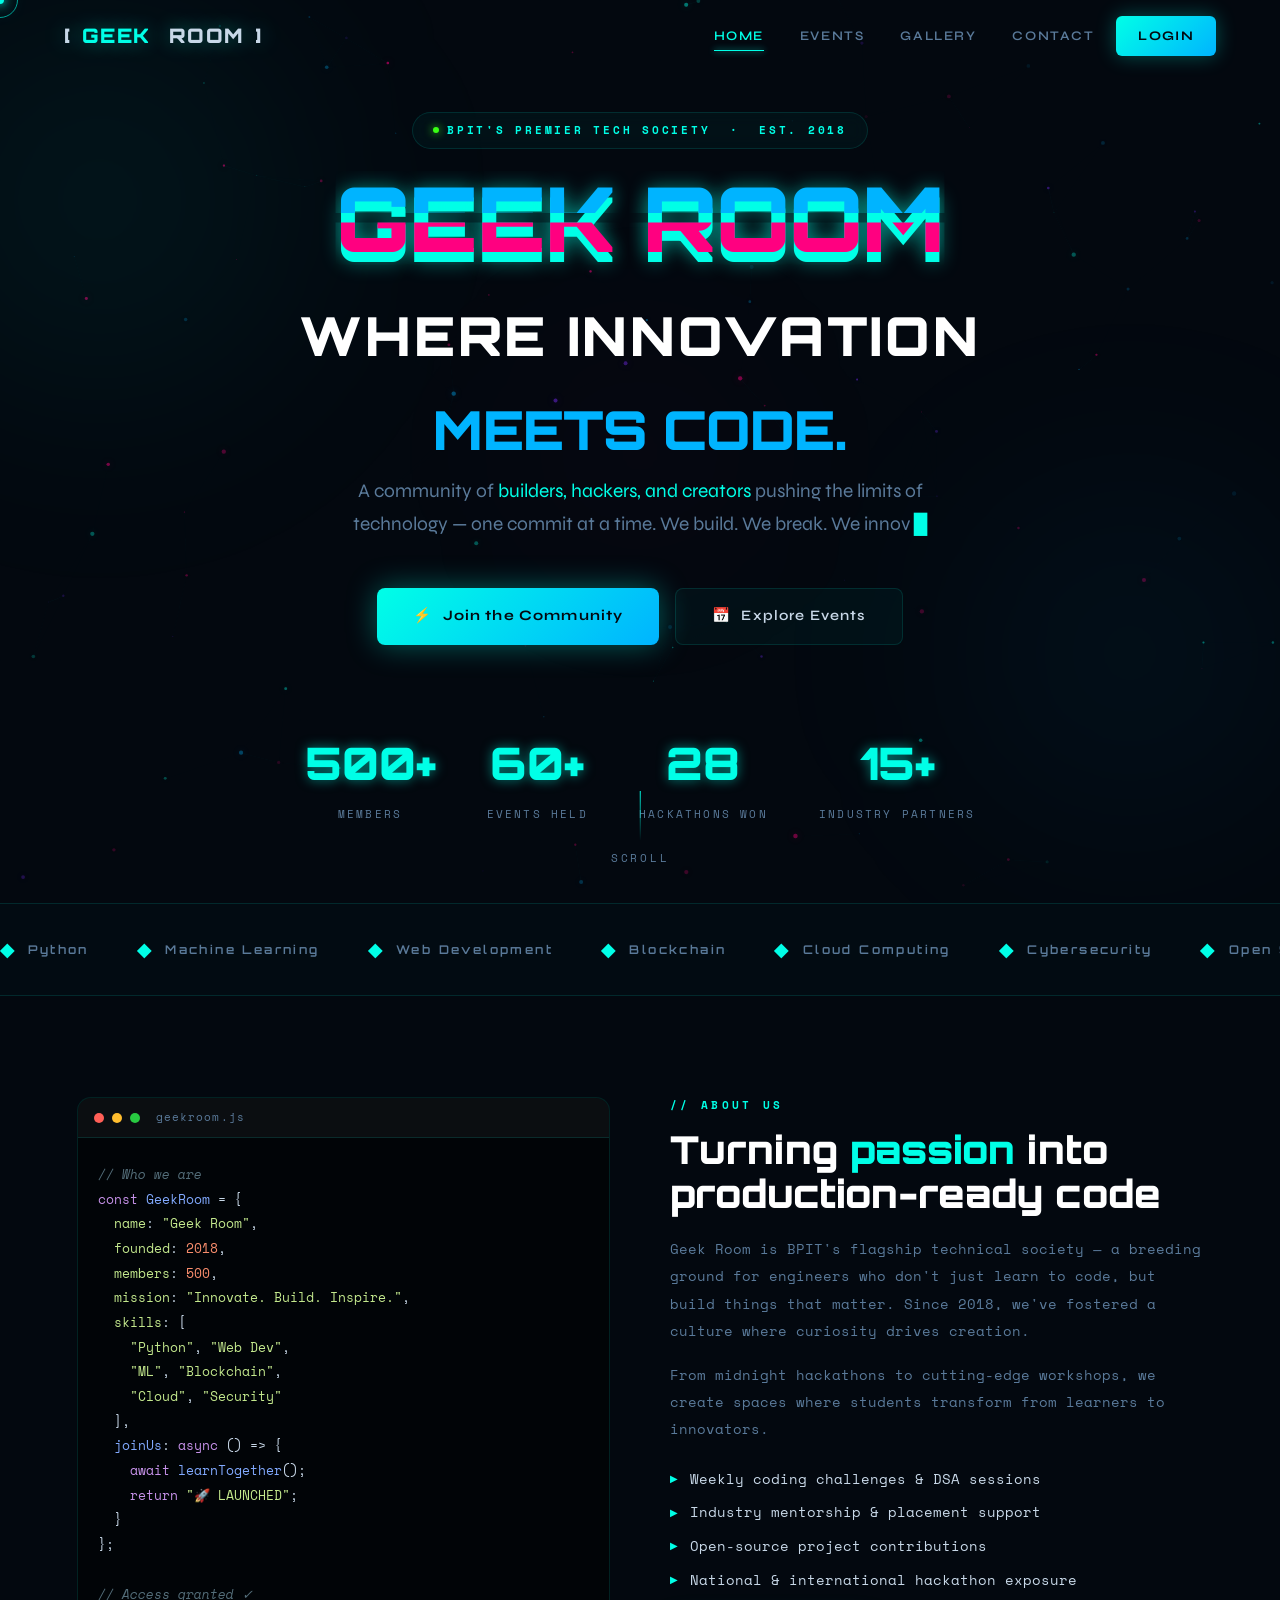
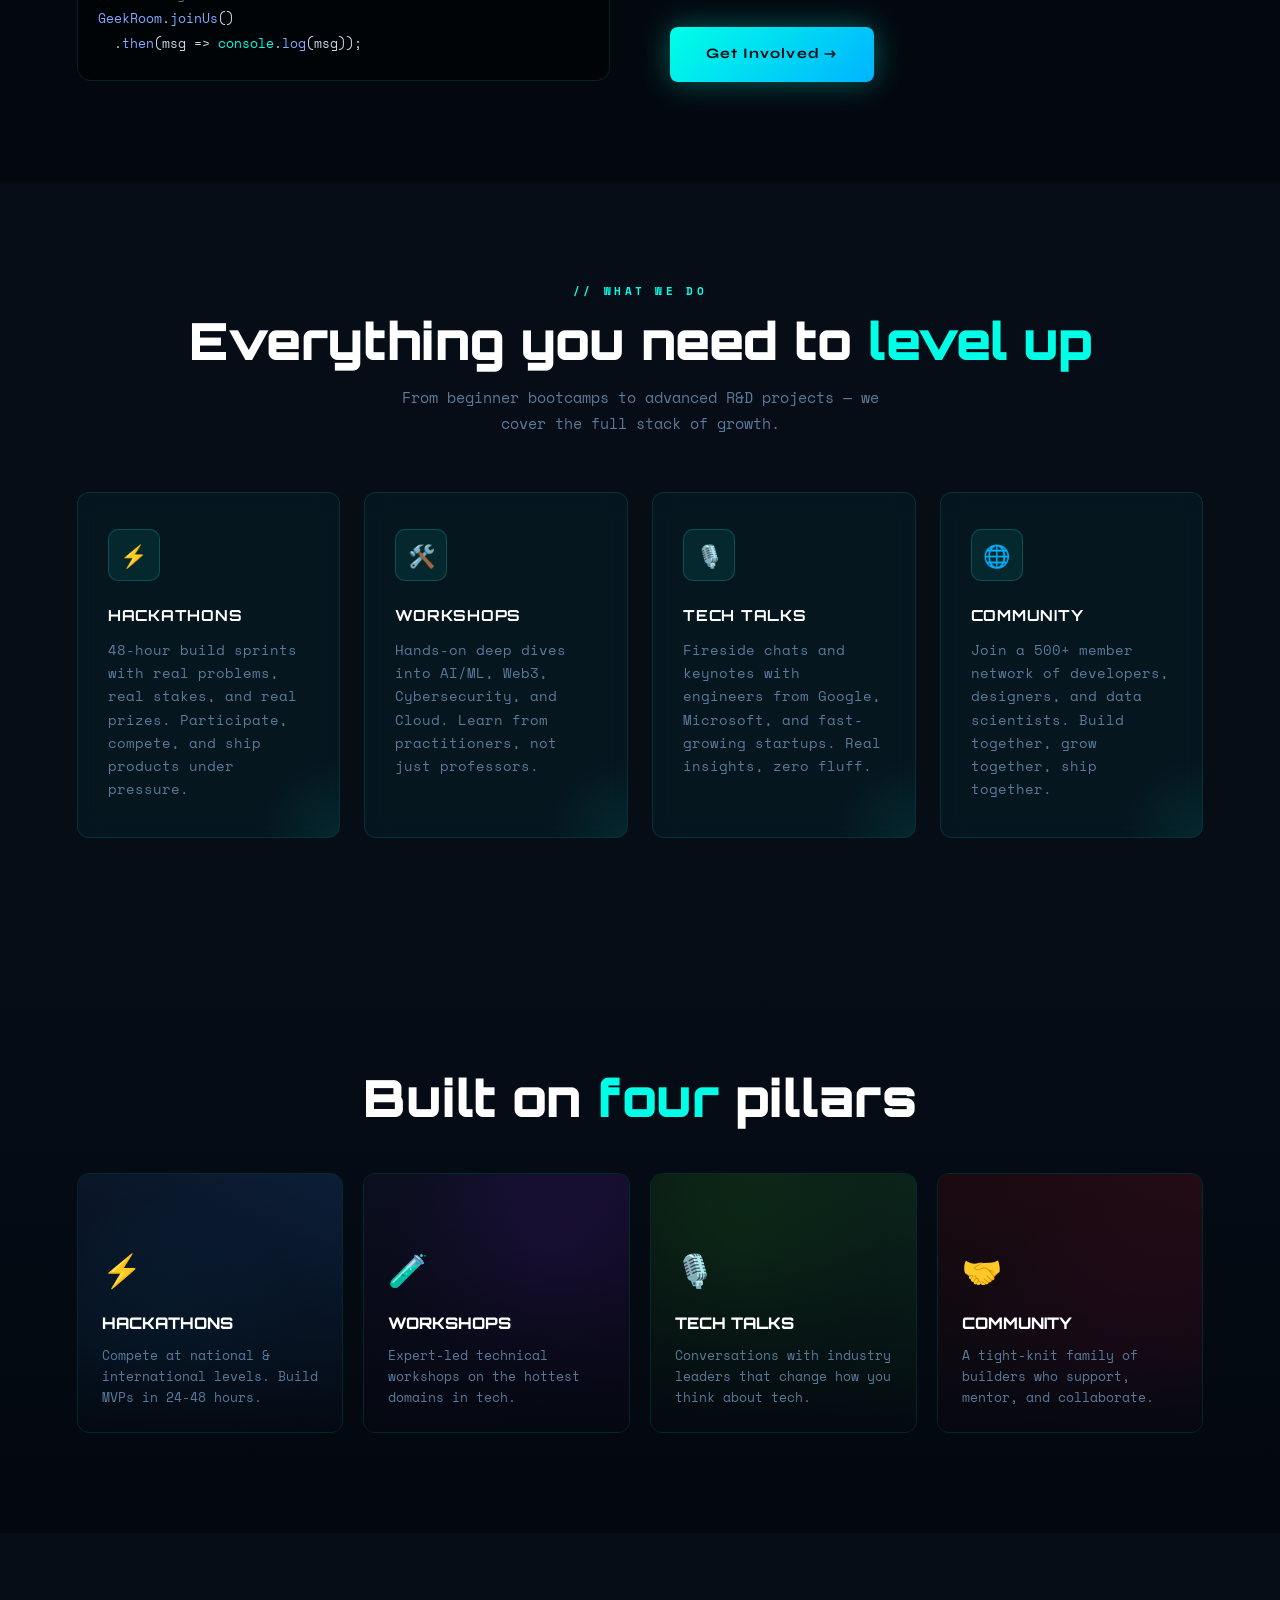
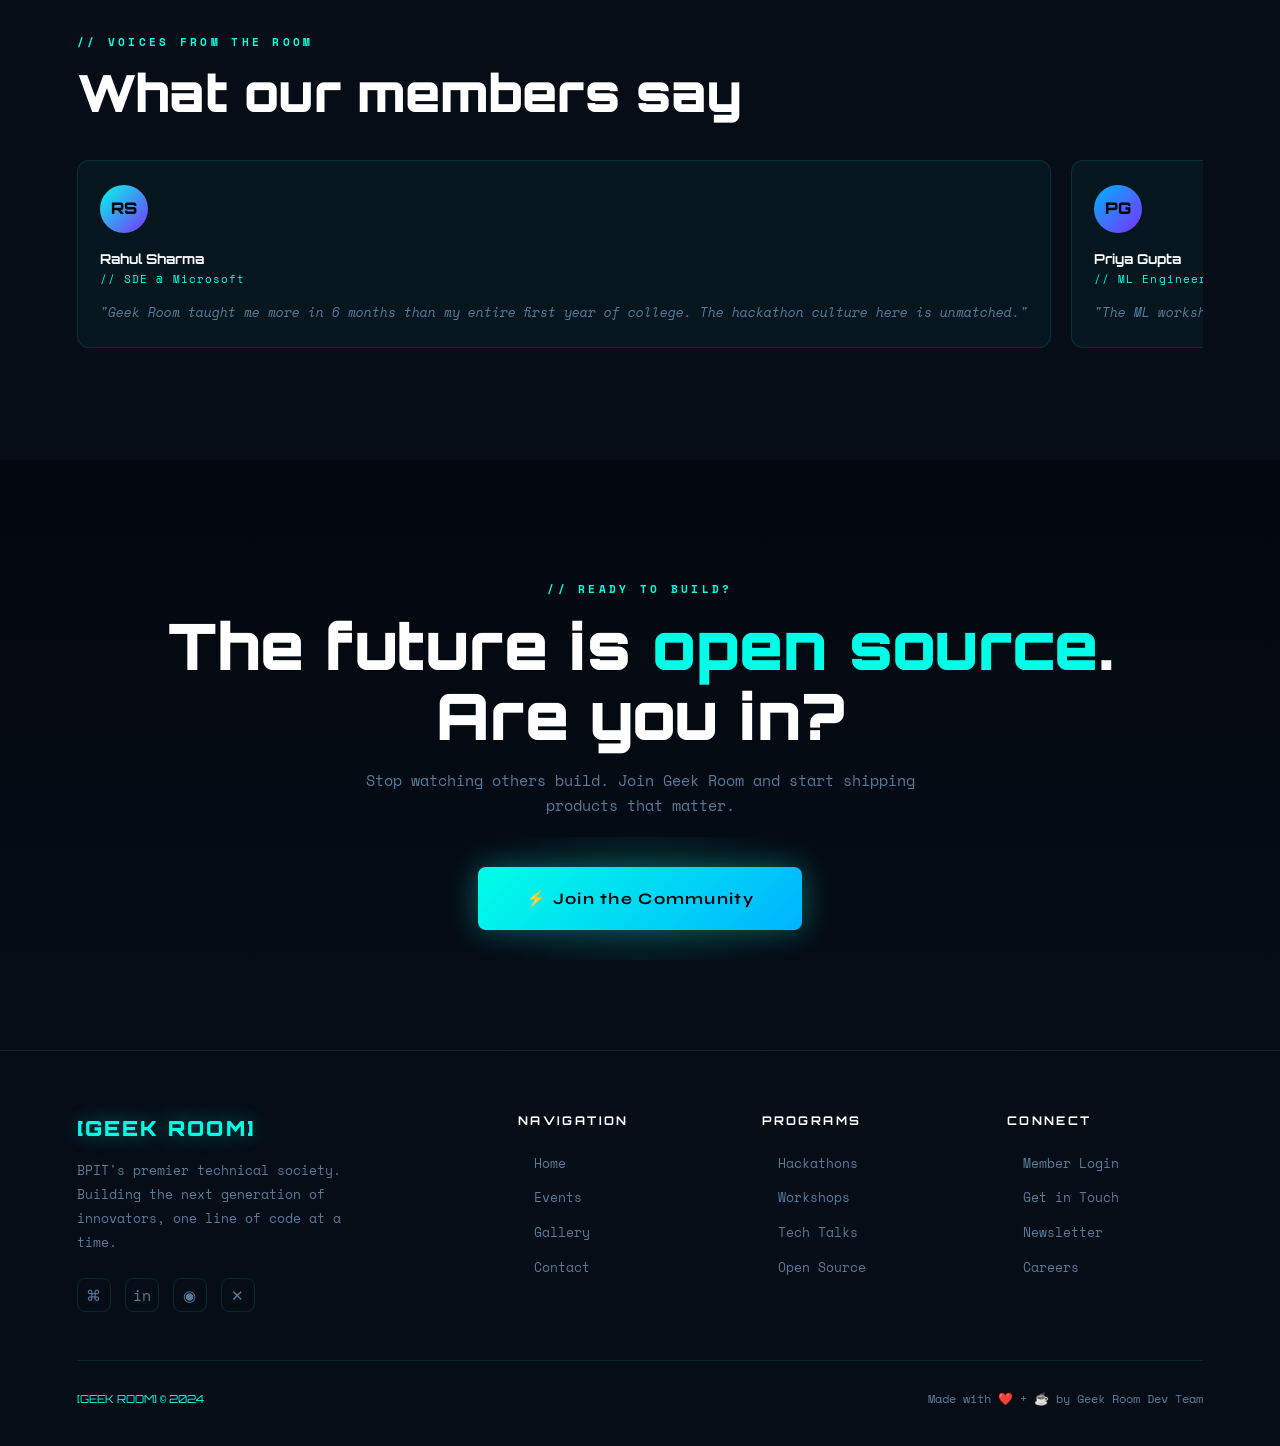
<file: index.html>
<!DOCTYPE html>
<html lang="en">
<head>
  <meta charset="UTF-8" />
  <meta name="viewport" content="width=device-width, initial-scale=1.0" />
  <title>Geek Room — Where Innovation Meets Code</title>
  <link rel="stylesheet" href="style.css" />
  <style>
    /* ── Home-specific styles ── */
    .section-center { text-align: center; }
    .section-center .section-sub { margin-left: auto; margin-right: auto; }

    /* About section */
    .about-section { background: var(--bg); }
    .about-grid {
      display: grid;
      grid-template-columns: 1fr 1fr;
      gap: 60px; align-items: center;
    }
    .about-code-block {
      background: rgba(0,0,0,0.5);
      border: 1px solid var(--glass-b);
      border-radius: 14px; overflow: hidden;
      font-family: var(--font-body); font-size: 13px;
    }
    .code-bar {
      background: rgba(255,255,255,0.04);
      padding: 10px 16px;
      display: flex; align-items: center; gap: 8px;
      border-bottom: 1px solid var(--glass-b);
    }
    .code-dot { width: 10px; height: 10px; border-radius: 50%; }
    .code-dot.r { background: #ff5f57; }
    .code-dot.y { background: #ffbd2e; }
    .code-dot.g { background: #28c941; }
    .code-title { font-size: 11px; color: var(--text-dim); margin-left: 8px; letter-spacing: 0.1em; }
    .code-body { padding: 24px 20px; line-height: 1.9; }
    .c-kw  { color: #c792ea; }
    .c-fn  { color: #82aaff; }
    .c-str { color: #c3e88d; }
    .c-num { color: #f78c6c; }
    .c-cm  { color: #546e7a; font-style: italic; }
    .c-neon{ color: var(--neon); }
    .about-text h2 { font-family: var(--font-head); font-size: clamp(1.5rem,3vw,2.4rem); font-weight: 900; color: #fff; margin-bottom: 20px; line-height: 1.15; }
    .about-text p  { font-size: 0.9rem; color: var(--text-dim); line-height: 1.9; margin-bottom: 16px; }
    .about-list { display: flex; flex-direction: column; gap: 10px; margin-top: 24px; }
    .about-list-item {
      display: flex; align-items: center; gap: 12px;
      font-size: 0.87rem; color: var(--text);
    }
    .about-list-item::before {
      content: '▶'; color: var(--neon); font-size: 10px; flex-shrink: 0;
    }

    /* Hackathon / Workshop / Talks cards */
    .pillars-section { background: linear-gradient(180deg, var(--bg2), var(--bg)); }
    .pillars-grid {
      display: grid;
      grid-template-columns: repeat(auto-fit, minmax(240px,1fr));
      gap: 20px; margin-top: 48px;
    }
    .pillar-card {
      border-radius: var(--radius); overflow: hidden;
      position: relative; cursor: none;
      min-height: 260px;
      display: flex; flex-direction: column; justify-content: flex-end;
      border: 1px solid var(--glass-b);
      transition: all 0.4s cubic-bezier(0.25,0.46,0.45,0.94);
    }
    .pillar-bg {
      position: absolute; inset: 0; z-index: 0;
      transition: transform 0.5s ease;
    }
    .pillar-card:hover .pillar-bg { transform: scale(1.06); }
    .pillar-overlay {
      position: absolute; inset: 0; z-index: 1;
      background: linear-gradient(to top, rgba(3,8,15,0.95) 0%, rgba(3,8,15,0.4) 60%, transparent 100%);
    }
    .pillar-content {
      position: relative; z-index: 2;
      padding: 24px;
    }
    .pillar-icon { font-size: 2rem; margin-bottom: 12px; }
    .pillar-title {
      font-family: var(--font-head); font-size: 1rem;
      font-weight: 800; color: #fff; margin-bottom: 8px;
    }
    .pillar-desc { font-size: 0.82rem; color: var(--text-dim); line-height: 1.6; }
    .pillar-card:hover {
      border-color: rgba(0,255,231,0.35);
      box-shadow: 0 16px 60px rgba(0,0,0,0.5);
      transform: translateY(-5px);
    }
    .pillar-card:nth-child(1) .pillar-bg { background: linear-gradient(135deg, #0a1628 0%, #0d2545 100%); }
    .pillar-card:nth-child(2) .pillar-bg { background: linear-gradient(135deg, #0a0f1e 0%, #1a0a2e 100%); }
    .pillar-card:nth-child(3) .pillar-bg { background: linear-gradient(135deg, #0a1a14 0%, #0d2e20 100%); }
    .pillar-card:nth-child(4) .pillar-bg { background: linear-gradient(135deg, #1a0a10 0%, #2e0d1a 100%); }
    .pillar-card:nth-child(1)::after { content: ''; position: absolute; inset: 0; background: radial-gradient(circle at 30% 70%, rgba(0,180,255,0.1), transparent 60%); z-index: 0; }
    .pillar-card:nth-child(2)::after { content: ''; position: absolute; inset: 0; background: radial-gradient(circle at 70% 30%, rgba(123,47,255,0.12), transparent 60%); z-index: 0; }
    .pillar-card:nth-child(3)::after { content: ''; position: absolute; inset: 0; background: radial-gradient(circle at 30% 30%, rgba(57,255,20,0.07), transparent 60%); z-index: 0; }
    .pillar-card:nth-child(4)::after { content: ''; position: absolute; inset: 0; background: radial-gradient(circle at 70% 70%, rgba(255,0,128,0.08), transparent 60%); z-index: 0; }

    /* Testimonials / Members */
    .members-section { background: var(--bg2); }
    .members-scroll { display: flex; gap: 20px; overflow-x: auto; padding-bottom: 12px; scroll-snap-type: x mandatory; -ms-overflow-style: none; scrollbar-width: none; }
    .members-scroll::-webkit-scrollbar { display: none; }
    .member-card {
      background: var(--glass); border: 1px solid var(--glass-b);
      border-radius: var(--radius); padding: 24px 22px;
      min-width: 260px; scroll-snap-align: start;
      flex-shrink: 0; transition: var(--trans);
    }
    .member-card:hover { border-color: rgba(0,255,231,0.3); transform: translateY(-3px); }
    .member-avatar {
      width: 48px; height: 48px; border-radius: 50%;
      background: linear-gradient(135deg, var(--neon), var(--accent2));
      display: flex; align-items: center; justify-content: center;
      font-family: var(--font-head); font-weight: 900; font-size: 1rem; color: var(--bg);
      margin-bottom: 14px;
    }
    .member-name   { font-family: var(--font-head); font-size: 0.85rem; color: #fff; font-weight: 700; }
    .member-role   { font-size: 11px; color: var(--neon); letter-spacing: 0.1em; margin-bottom: 12px; }
    .member-quote  { font-size: 0.82rem; color: var(--text-dim); line-height: 1.7; font-style: italic; }

    /* CTA Section */
    .cta-section {
      text-align: center;
      background: linear-gradient(180deg, var(--bg), var(--bg2));
      padding: 120px clamp(20px,6vw,100px);
    }
    .cta-section .section-title { font-size: clamp(2rem,5vw,4rem); }
    .cta-section .section-sub   { margin: 0 auto 48px; max-width: 560px; }
    .cta-glow-box {
      display: inline-block; position: relative;
    }
    .cta-glow-box::before {
      content: '';
      position: absolute; inset: -30px;
      background: radial-gradient(circle, rgba(0,255,231,0.08) 0%, transparent 70%);
      pointer-events: none;
    }

    @media (max-width: 900px) {
      .about-grid { grid-template-columns: 1fr; }
    }
  </style>
</head>
<body>

  <!-- PAGE LOADER -->
  <div id="page-loader">
    <div class="loader-logo glitch" data-text="GEEK ROOM">GEEK ROOM</div>
    <div class="loader-bar-wrap"><div class="loader-bar"></div></div>
    <div class="loader-text">INITIALIZING SYSTEM...</div>
  </div>

  <!-- CUSTOM CURSOR -->
  <div class="cursor-dot"></div>
  <div class="cursor-ring"></div>

  <!-- BG CANVAS -->
  <canvas id="bg-canvas"></canvas>

  <!-- NAVBAR -->
  <nav class="navbar">
    <a href="index.html" class="nav-logo">
      <span class="logo-bracket">[</span>GEEK<span>&nbsp;ROOM</span><span class="logo-bracket">]</span>
    </a>
    <button class="nav-hamburger" aria-label="Toggle menu">
      <span></span><span></span><span></span>
    </button>
    <div class="nav-links">
      <a href="index.html"   class="active">Home</a>
      <a href="events.html">Events</a>
      <a href="gallery.html">Gallery</a>
      <a href="contact.html">Contact</a>
      <a href="login.html" class="nav-cta">Login</a>
    </div>
  </nav>

  <main>

    <!-- ═══════════════════ HERO ═══════════════════ -->
    <section class="hero">
      <div class="hero-glow-1" data-parallax="0.15"></div>
      <div class="hero-glow-2" data-parallax="0.1"></div>
      <div class="hero-glow-3"></div>

      <div class="hero-badge">
        <span class="hero-badge-dot"></span>
        BPIT's Premier Tech Society &nbsp;·&nbsp; Est. 2018
      </div>

      <h1 class="hero-title">
        <span class="line-neon glitch" data-text="GEEK ROOM">GEEK ROOM</span><br>
        <span style="color:#fff; font-size: 0.6em; letter-spacing: 0.05em;">WHERE INNOVATION</span><br>
        <span class="line-neon2" style="font-size:0.6em;">MEETS CODE.</span>
      </h1>

      <p class="hero-sub">
        A community of <span style="color:var(--neon)">builders, hackers, and creators</span>
        pushing the limits of technology — one commit at a time.
        <span data-typed="We build. We break. We innovate.|Code is our language.|The future is open source."></span>
        <span style="color:var(--neon); animation: blink 1s step-end infinite;">█</span>
      </p>

      <div class="hero-cta-row">
        <a href="contact.html" class="btn-primary">
          <span>⚡</span> Join the Community
        </a>
        <a href="events.html" class="btn-secondary">
          <span>📅</span> Explore Events
        </a>
      </div>

      <div class="hero-stats">
        <div class="hero-stat reveal">
          <div class="hero-stat-num" data-count="500" data-suffix="+">0+</div>
          <div class="hero-stat-label">Members</div>
        </div>
        <div class="hero-stat reveal reveal-delay-1">
          <div class="hero-stat-num" data-count="60" data-suffix="+">0+</div>
          <div class="hero-stat-label">Events Held</div>
        </div>
        <div class="hero-stat reveal reveal-delay-2">
          <div class="hero-stat-num" data-count="28" data-suffix="">0</div>
          <div class="hero-stat-label">Hackathons Won</div>
        </div>
        <div class="hero-stat reveal reveal-delay-3">
          <div class="hero-stat-num" data-count="15" data-suffix="+">0+</div>
          <div class="hero-stat-label">Industry Partners</div>
        </div>
      </div>

      <div class="hero-scroll-hint">
        <div class="scroll-line"></div>
        <span>SCROLL</span>
      </div>
    </section>

    <!-- ═══════════════════ MARQUEE ═══════════════════ -->
    <div class="marquee-section">
      <div class="marquee-track">
        <div class="marquee-inner">
          <span class="marquee-item"><span class="dot">◆</span>Python</span>
          <span class="marquee-item"><span class="dot">◆</span>Machine Learning</span>
          <span class="marquee-item"><span class="dot">◆</span>Web Development</span>
          <span class="marquee-item"><span class="dot">◆</span>Blockchain</span>
          <span class="marquee-item"><span class="dot">◆</span>Cloud Computing</span>
          <span class="marquee-item"><span class="dot">◆</span>Cybersecurity</span>
          <span class="marquee-item"><span class="dot">◆</span>Open Source</span>
          <span class="marquee-item"><span class="dot">◆</span>Competitive Coding</span>
          <span class="marquee-item"><span class="dot">◆</span>AR/VR</span>
          <span class="marquee-item"><span class="dot">◆</span>DevOps</span>
          <span class="marquee-item"><span class="dot">◆</span>Hackathons</span>
          <span class="marquee-item"><span class="dot">◆</span>React</span>
          <span class="marquee-item"><span class="dot">◆</span>Docker</span>
          <span class="marquee-item"><span class="dot">◆</span>Kubernetes</span>
          <span class="marquee-item"><span class="dot">◆</span>Python</span>
          <span class="marquee-item"><span class="dot">◆</span>Machine Learning</span>
          <span class="marquee-item"><span class="dot">◆</span>Web Development</span>
          <span class="marquee-item"><span class="dot">◆</span>Blockchain</span>
          <span class="marquee-item"><span class="dot">◆</span>Cloud Computing</span>
          <span class="marquee-item"><span class="dot">◆</span>Cybersecurity</span>
          <span class="marquee-item"><span class="dot">◆</span>Open Source</span>
          <span class="marquee-item"><span class="dot">◆</span>Competitive Coding</span>
          <span class="marquee-item"><span class="dot">◆</span>AR/VR</span>
          <span class="marquee-item"><span class="dot">◆</span>DevOps</span>
          <span class="marquee-item"><span class="dot">◆</span>Hackathons</span>
          <span class="marquee-item"><span class="dot">◆</span>React</span>
          <span class="marquee-item"><span class="dot">◆</span>Docker</span>
          <span class="marquee-item"><span class="dot">◆</span>Kubernetes</span>
        </div>
      </div>
    </div>

    <!-- ═══════════════════ ABOUT ═══════════════════ -->
    <section class="about-section" style="padding: 100px clamp(20px,6vw,100px);">
      <div class="about-grid">
        <div class="reveal">
          <div class="about-code-block">
            <div class="code-bar">
              <span class="code-dot r"></span>
              <span class="code-dot y"></span>
              <span class="code-dot g"></span>
              <span class="code-title">geekroom.js</span>
            </div>
            <div class="code-body">
              <span class="c-cm">// Who we are</span><br>
              <span class="c-kw">const</span> <span class="c-fn">GeekRoom</span> = {<br>
              &nbsp;&nbsp;<span class="c-str">name</span>: <span class="c-str">"Geek Room"</span>,<br>
              &nbsp;&nbsp;<span class="c-str">founded</span>: <span class="c-num">2018</span>,<br>
              &nbsp;&nbsp;<span class="c-str">members</span>: <span class="c-num">500</span>,<br>
              &nbsp;&nbsp;<span class="c-str">mission</span>: <span class="c-str">"Innovate. Build. Inspire."</span>,<br>
              &nbsp;&nbsp;<span class="c-str">skills</span>: [<br>
              &nbsp;&nbsp;&nbsp;&nbsp;<span class="c-str">"Python"</span>, <span class="c-str">"Web Dev"</span>,<br>
              &nbsp;&nbsp;&nbsp;&nbsp;<span class="c-str">"ML"</span>, <span class="c-str">"Blockchain"</span>,<br>
              &nbsp;&nbsp;&nbsp;&nbsp;<span class="c-str">"Cloud"</span>, <span class="c-str">"Security"</span><br>
              &nbsp;&nbsp;],<br>
              &nbsp;&nbsp;<span class="c-fn">joinUs</span>: <span class="c-kw">async</span> () => {<br>
              &nbsp;&nbsp;&nbsp;&nbsp;<span class="c-kw">await</span> <span class="c-fn">learnTogether</span>();<br>
              &nbsp;&nbsp;&nbsp;&nbsp;<span class="c-kw">return</span> <span class="c-str">"🚀 LAUNCHED"</span>;<br>
              &nbsp;&nbsp;}<br>
              };<br><br>
              <span class="c-cm">// Access granted ✓</span><br>
              <span class="c-fn">GeekRoom</span>.<span class="c-fn">joinUs</span>()<br>
              &nbsp;&nbsp;.<span class="c-fn">then</span>(msg => <span class="c-neon">console</span>.<span class="c-fn">log</span>(msg));
            </div>
          </div>
        </div>
        <div class="about-text reveal reveal-delay-1">
          <span class="section-label">// ABOUT US</span>
          <h2>Turning <span style="color:var(--neon)">passion</span> into<br>production-ready code</h2>
          <p>Geek Room is BPIT's flagship technical society — a breeding ground for engineers who don't just learn to code, but build things that matter. Since 2018, we've fostered a culture where curiosity drives creation.</p>
          <p>From midnight hackathons to cutting-edge workshops, we create spaces where students transform from learners to innovators.</p>
          <div class="about-list">
            <div class="about-list-item">Weekly coding challenges &amp; DSA sessions</div>
            <div class="about-list-item">Industry mentorship &amp; placement support</div>
            <div class="about-list-item">Open-source project contributions</div>
            <div class="about-list-item">National &amp; international hackathon exposure</div>
          </div>
          <div style="margin-top: 36px;">
            <a href="contact.html" class="btn-primary">Get Involved →</a>
          </div>
        </div>
      </div>
    </section>

    <!-- ═══════════════════ FEATURES ═══════════════════ -->
    <section class="features-section">
      <div class="section-center">
        <span class="section-label reveal">// WHAT WE DO</span>
        <h2 class="section-title reveal reveal-delay-1">Everything you need to <span class="hl">level up</span></h2>
        <p class="section-sub reveal reveal-delay-2">From beginner bootcamps to advanced R&amp;D projects — we cover the full stack of growth.</p>
      </div>
      <div class="features-grid">
        <div class="feature-card reveal">
          <div class="feature-icon">⚡</div>
          <div class="feature-title">HACKATHONS</div>
          <p class="feature-desc">48-hour build sprints with real problems, real stakes, and real prizes. Participate, compete, and ship products under pressure.</p>
          <div class="feature-card-accent"></div>
        </div>
        <div class="feature-card reveal reveal-delay-1">
          <div class="feature-icon">🛠️</div>
          <div class="feature-title">WORKSHOPS</div>
          <p class="feature-desc">Hands-on deep dives into AI/ML, Web3, Cybersecurity, and Cloud. Learn from practitioners, not just professors.</p>
          <div class="feature-card-accent"></div>
        </div>
        <div class="feature-card reveal reveal-delay-2">
          <div class="feature-icon">🎙️</div>
          <div class="feature-title">TECH TALKS</div>
          <p class="feature-desc">Fireside chats and keynotes with engineers from Google, Microsoft, and fast-growing startups. Real insights, zero fluff.</p>
          <div class="feature-card-accent"></div>
        </div>
        <div class="feature-card reveal reveal-delay-3">
          <div class="feature-icon">🌐</div>
          <div class="feature-title">COMMUNITY</div>
          <p class="feature-desc">Join a 500+ member network of developers, designers, and data scientists. Build together, grow together, ship together.</p>
          <div class="feature-card-accent"></div>
        </div>
      </div>
    </section>

    <!-- ═══════════════════ PILLARS ═══════════════════ -->
    <section class="pillars-section" style="padding: 100px clamp(20px,6vw,100px);">
      <div class="section-center">
        <span class="section-label reveal">// OUR PILLARS</span>
        <h2 class="section-title reveal reveal-delay-1">Built on <span class="hl">four</span> pillars</h2>
      </div>
      <div class="pillars-grid">
        <div class="pillar-card reveal">
          <div class="pillar-bg"></div>
          <div class="pillar-overlay"></div>
          <div class="pillar-content">
            <div class="pillar-icon">⚡</div>
            <div class="pillar-title">HACKATHONS</div>
            <p class="pillar-desc">Compete at national &amp; international levels. Build MVPs in 24-48 hours.</p>
          </div>
        </div>
        <div class="pillar-card reveal reveal-delay-1">
          <div class="pillar-bg"></div>
          <div class="pillar-overlay"></div>
          <div class="pillar-content">
            <div class="pillar-icon">🧪</div>
            <div class="pillar-title">WORKSHOPS</div>
            <p class="pillar-desc">Expert-led technical workshops on the hottest domains in tech.</p>
          </div>
        </div>
        <div class="pillar-card reveal reveal-delay-2">
          <div class="pillar-bg"></div>
          <div class="pillar-overlay"></div>
          <div class="pillar-content">
            <div class="pillar-icon">🎙️</div>
            <div class="pillar-title">TECH TALKS</div>
            <p class="pillar-desc">Conversations with industry leaders that change how you think about tech.</p>
          </div>
        </div>
        <div class="pillar-card reveal reveal-delay-3">
          <div class="pillar-bg"></div>
          <div class="pillar-overlay"></div>
          <div class="pillar-content">
            <div class="pillar-icon">🤝</div>
            <div class="pillar-title">COMMUNITY</div>
            <p class="pillar-desc">A tight-knit family of builders who support, mentor, and collaborate.</p>
          </div>
        </div>
      </div>
    </section>

    <!-- ═══════════════════ MEMBERS ═══════════════════ -->
    <section class="members-section" style="padding: 100px clamp(20px,6vw,100px);">
      <span class="section-label reveal">// VOICES FROM THE ROOM</span>
      <h2 class="section-title reveal reveal-delay-1">What our members say</h2>
      <div class="members-scroll" style="margin-top:40px;">
        <div class="member-card">
          <div class="member-avatar">RS</div>
          <div class="member-name">Rahul Sharma</div>
          <div class="member-role">// SDE @ Microsoft</div>
          <div class="member-quote">"Geek Room taught me more in 6 months than my entire first year of college. The hackathon culture here is unmatched."</div>
        </div>
        <div class="member-card">
          <div class="member-avatar" style="background:linear-gradient(135deg,var(--neon2),var(--accent2))">PG</div>
          <div class="member-name">Priya Gupta</div>
          <div class="member-role">// ML Engineer @ Google</div>
          <div class="member-quote">"The ML workshops at Geek Room gave me the foundations I needed to land my dream internship. Forever grateful."</div>
        </div>
        <div class="member-card">
          <div class="member-avatar" style="background:linear-gradient(135deg,var(--accent),var(--accent2))">AK</div>
          <div class="member-name">Arjun Kumar</div>
          <div class="member-role">// Founder @ TechStartup</div>
          <div class="member-quote">"My co-founders? Met them at a Geek Room hackathon. Our startup wouldn't exist without this community."</div>
        </div>
        <div class="member-card">
          <div class="member-avatar" style="background:linear-gradient(135deg,var(--green),var(--neon))">SM</div>
          <div class="member-name">Sneha Mehra</div>
          <div class="member-role">// Backend Dev @ Razorpay</div>
          <div class="member-quote">"From attending my first workshop to leading the backend team — Geek Room accelerated my growth exponentially."</div>
        </div>
        <div class="member-card">
          <div class="member-avatar" style="background:linear-gradient(135deg,var(--neon2),var(--green))">VT</div>
          <div class="member-name">Vikram Thakur</div>
          <div class="member-role">// Security Researcher</div>
          <div class="member-quote">"The cybersecurity sessions opened a whole new world for me. Geek Room is where I found my passion for ethical hacking."</div>
        </div>
      </div>
    </section>

    <!-- ═══════════════════ CTA ═══════════════════ -->
    <section class="cta-section">
      <span class="section-label reveal">// READY TO BUILD?</span>
      <h2 class="section-title reveal reveal-delay-1">
        The future is <span class="hl">open source</span>.<br>Are you in?
      </h2>
      <p class="section-sub reveal reveal-delay-2">Stop watching others build. Join Geek Room and start shipping products that matter.</p>
      <div class="cta-glow-box reveal reveal-delay-3">
        <a href="contact.html" class="btn-primary" style="font-size:1rem; padding:18px 48px;">
          ⚡ Join the Community
        </a>
      </div>
    </section>

  </main>

  <!-- FOOTER -->
  <footer>
    <div class="footer-top">
      <div>
        <div class="footer-brand-text">[GEEK ROOM]</div>
        <p class="footer-brand-desc">BPIT's premier technical society. Building the next generation of innovators, one line of code at a time.</p>
        <div class="footer-socials" style="margin-top:24px;">
          <a href="#" title="GitHub">⌘</a>
          <a href="#" title="LinkedIn">in</a>
          <a href="#" title="Instagram">◉</a>
          <a href="#" title="Twitter">✕</a>
        </div>
      </div>
      <div>
        <div class="footer-col-title">Navigation</div>
        <div class="footer-links">
          <a href="index.html">Home</a>
          <a href="events.html">Events</a>
          <a href="gallery.html">Gallery</a>
          <a href="contact.html">Contact</a>
        </div>
      </div>
      <div>
        <div class="footer-col-title">Programs</div>
        <div class="footer-links">
          <a href="#">Hackathons</a>
          <a href="#">Workshops</a>
          <a href="#">Tech Talks</a>
          <a href="#">Open Source</a>
        </div>
      </div>
      <div>
        <div class="footer-col-title">Connect</div>
        <div class="footer-links">
          <a href="login.html">Member Login</a>
          <a href="contact.html">Get in Touch</a>
          <a href="#">Newsletter</a>
          <a href="#">Careers</a>
        </div>
      </div>
    </div>
    <div class="footer-bottom">
      <span class="footer-bottom-logo">[GEEK ROOM] © 2024</span>
      <span>Made with ❤️ + ☕ by Geek Room Dev Team</span>
    </div>
  </footer>

  <script src="main.js"></script>
</body>
</html>
</file>
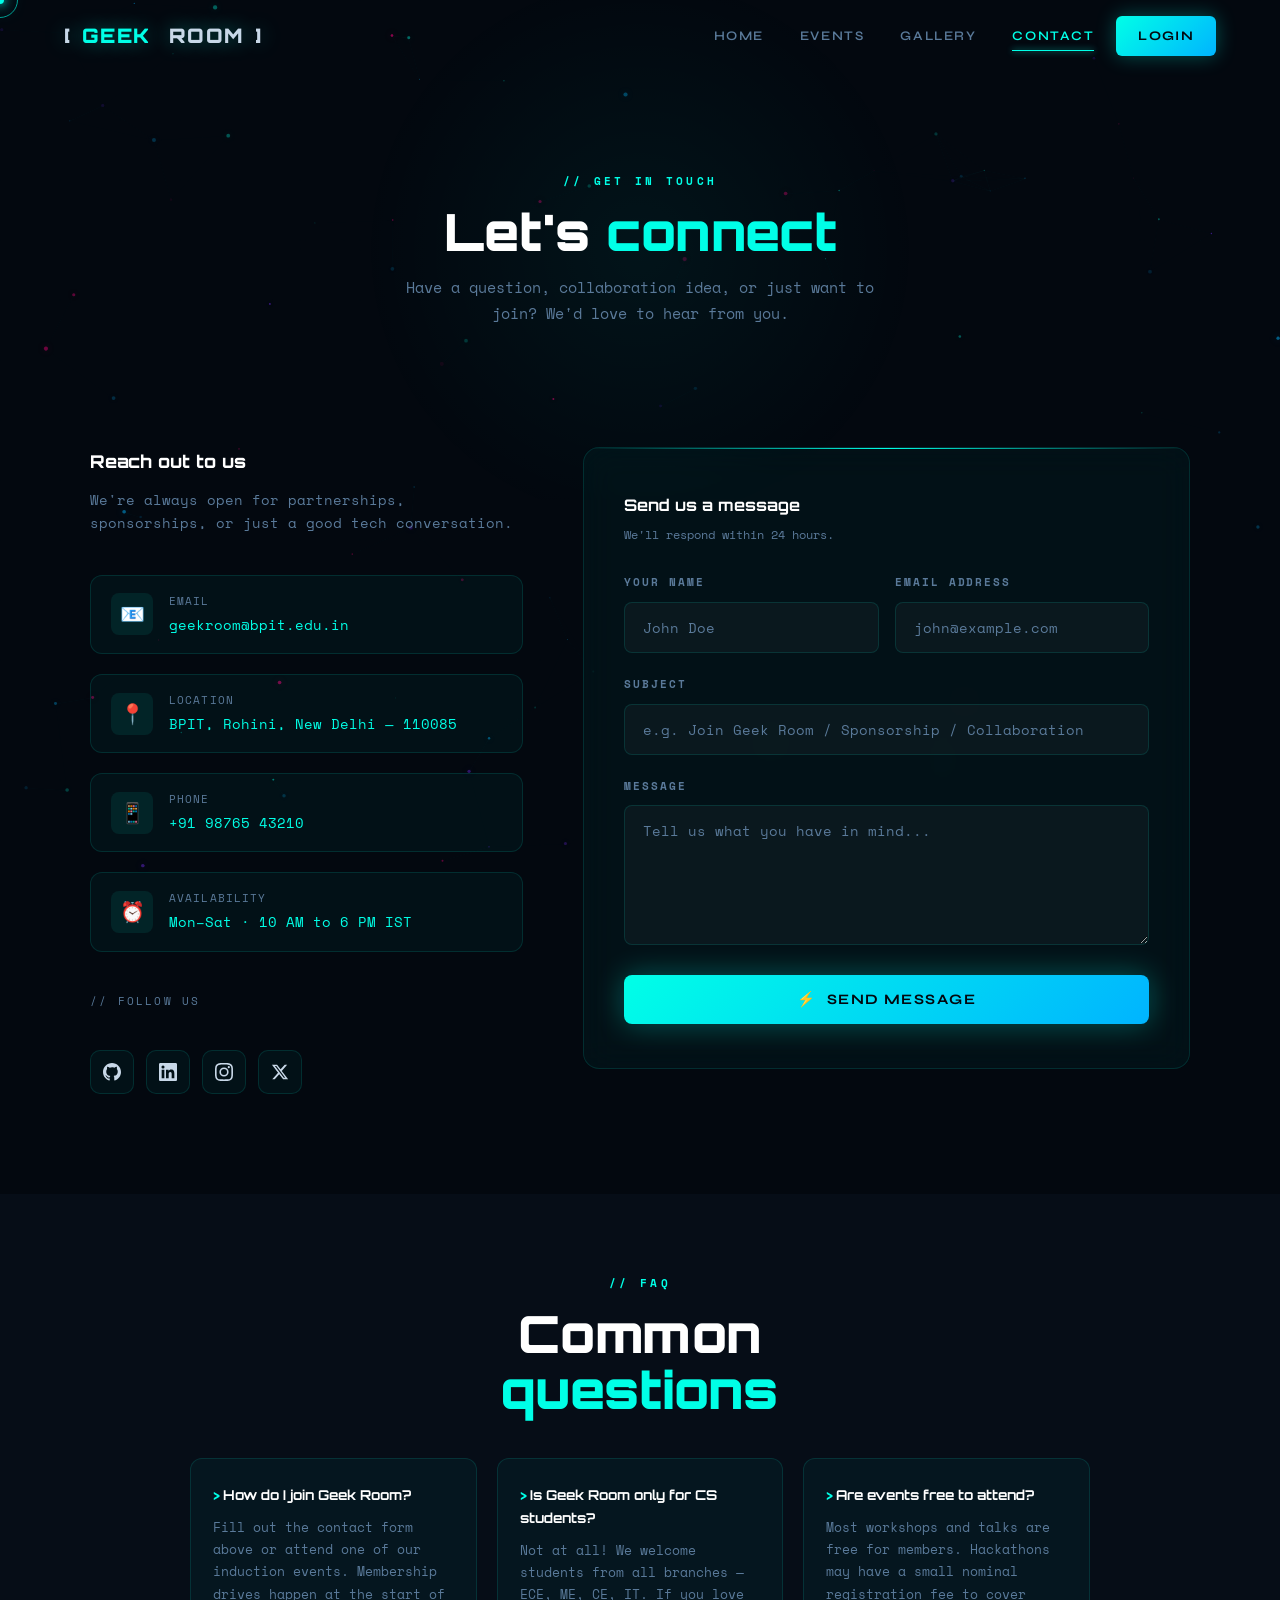
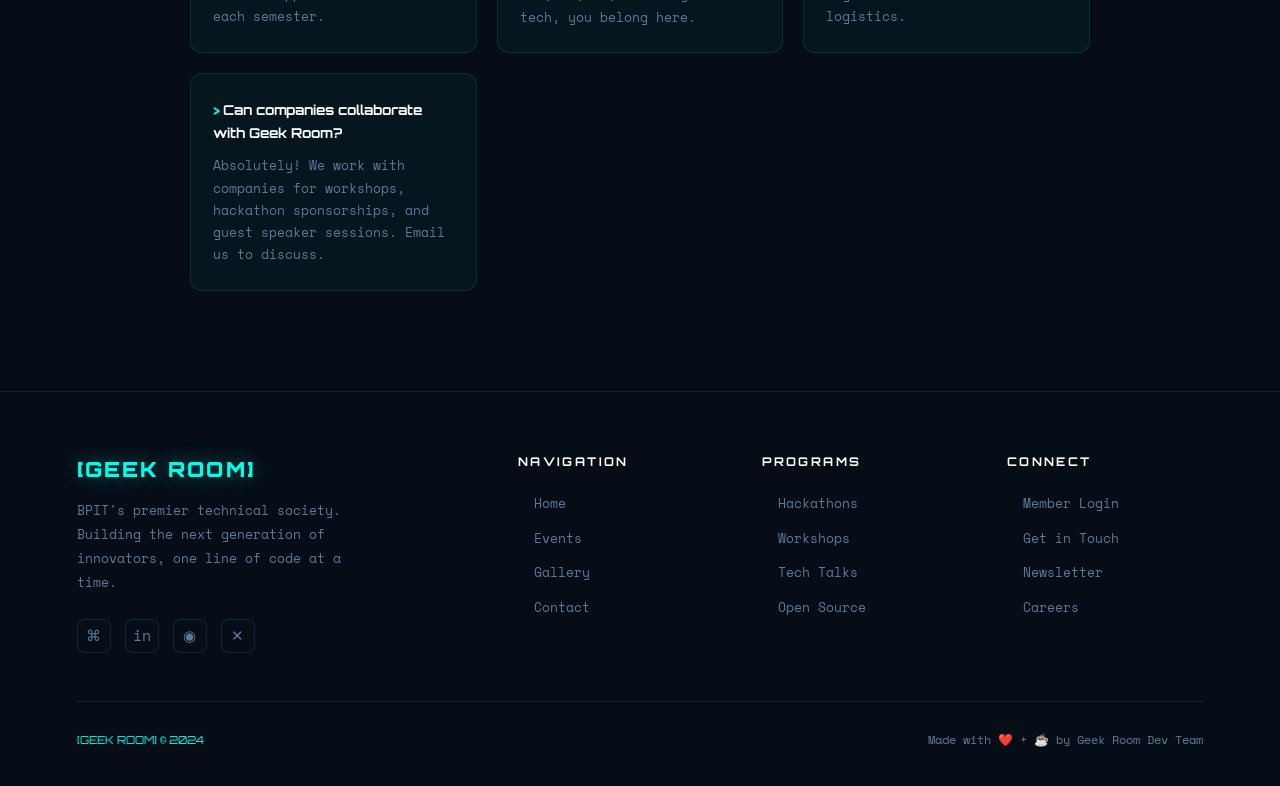
<file: contact.html>
<!DOCTYPE html>
<html lang="en">
<head>
  <meta charset="UTF-8" />
  <meta name="viewport" content="width=device-width, initial-scale=1.0" />
  <title>Contact — Geek Room</title>
  <link rel="stylesheet" href="style.css" />
  <style>
    .page-hero {
      padding-top: calc(var(--nav-h) + 100px);
      padding-bottom: 60px;
      padding-left: clamp(20px,6vw,100px);
      padding-right: clamp(20px,6vw,100px);
      text-align: center;
      position: relative;
    }
    .contact-glow {
      position: absolute; top: 0; left: 50%; transform: translateX(-50%);
      width: 700px; height: 500px;
      background: radial-gradient(circle, rgba(0,255,231,0.05) 0%, transparent 65%);
      pointer-events: none; z-index: -1;
    }

    /* FAQ */
    .faq-section { padding: 80px clamp(20px,6vw,100px) 100px; background: var(--bg2); }
    .faq-grid { display: grid; grid-template-columns: repeat(auto-fit, minmax(280px,1fr)); gap: 20px; max-width: 900px; margin: 40px auto 0; }
    .faq-item {
      background: var(--glass); border: 1px solid var(--glass-b);
      border-radius: var(--radius); padding: 24px 22px;
      transition: var(--trans);
    }
    .faq-item:hover { border-color: rgba(0,255,231,0.25); }
    .faq-q {
      font-family: var(--font-head); font-size: 0.85rem;
      font-weight: 700; color: #fff; margin-bottom: 10px;
    }
    .faq-a { font-size: 0.82rem; color: var(--text-dim); line-height: 1.7; }
    .faq-q::before { content: '> '; color: var(--neon); }
  </style>
</head>
<body>

  <div id="page-loader">
    <div class="loader-logo">CONTACT</div>
    <div class="loader-bar-wrap"><div class="loader-bar"></div></div>
    <div class="loader-text">ESTABLISHING CONNECTION...</div>
  </div>

  <div class="cursor-dot"></div>
  <div class="cursor-ring"></div>
  <canvas id="bg-canvas"></canvas>

  <nav class="navbar scrolled">
    <a href="index.html" class="nav-logo">
      <span class="logo-bracket">[</span>GEEK<span>&nbsp;ROOM</span><span class="logo-bracket">]</span>
    </a>
    <button class="nav-hamburger" aria-label="Toggle menu">
      <span></span><span></span><span></span>
    </button>
    <div class="nav-links">
      <a href="index.html">Home</a>
      <a href="events.html">Events</a>
      <a href="gallery.html">Gallery</a>
      <a href="contact.html" class="active">Contact</a>
      <a href="login.html" class="nav-cta">Login</a>
    </div>
  </nav>

  <main>

    <div class="page-hero">
      <div class="contact-glow"></div>
      <span class="section-label reveal">// GET IN TOUCH</span>
      <h1 class="section-title reveal reveal-delay-1">Let's <span class="hl">connect</span></h1>
      <p class="section-sub reveal reveal-delay-2" style="margin: 0 auto;">Have a question, collaboration idea, or just want to join? We'd love to hear from you.</p>
    </div>

    <section class="contact-section">
      <div class="contact-layout">

        <!-- Info Side -->
        <div>
          <div class="contact-info-title reveal">Reach out to us</div>
          <p class="contact-info-sub reveal reveal-delay-1">We're always open for partnerships, sponsorships, or just a good tech conversation.</p>
          <div class="contact-info-items">
            <div class="contact-info-item reveal reveal-delay-1">
              <div class="contact-info-icon">📧</div>
              <div>
                <div class="contact-info-label">EMAIL</div>
                <div class="contact-info-value">geekroom@bpit.edu.in</div>
              </div>
            </div>
            <div class="contact-info-item reveal reveal-delay-2">
              <div class="contact-info-icon">📍</div>
              <div>
                <div class="contact-info-label">LOCATION</div>
                <div class="contact-info-value">BPIT, Rohini, New Delhi — 110085</div>
              </div>
            </div>
            <div class="contact-info-item reveal reveal-delay-3">
              <div class="contact-info-icon">📱</div>
              <div>
                <div class="contact-info-label">PHONE</div>
                <div class="contact-info-value">+91 98765 43210</div>
              </div>
            </div>
            <div class="contact-info-item reveal reveal-delay-4">
              <div class="contact-info-icon">⏰</div>
              <div>
                <div class="contact-info-label">AVAILABILITY</div>
                <div class="contact-info-value">Mon–Sat · 10 AM to 6 PM IST</div>
              </div>
            </div>
          </div>

          <!-- Social Links -->
          <div style="margin-top: 40px;" class="reveal">
            <div style="font-size:11px; letter-spacing:0.2em; color:var(--text-dim); margin-bottom:16px;">// FOLLOW US</div>
            <div class="social-row">
              <a href="#" class="social-btn" title="GitHub">
                <svg width="18" height="18" viewBox="0 0 24 24" fill="currentColor"><path d="M12 0C5.374 0 0 5.373 0 12c0 5.302 3.438 9.8 8.207 11.387.599.111.793-.261.793-.577v-2.234c-3.338.726-4.033-1.416-4.033-1.416-.546-1.387-1.333-1.756-1.333-1.756-1.089-.745.083-.729.083-.729 1.205.084 1.839 1.237 1.839 1.237 1.07 1.834 2.807 1.304 3.492.997.107-.775.418-1.305.762-1.604-2.665-.305-5.467-1.334-5.467-5.931 0-1.311.469-2.381 1.236-3.221-.124-.303-.535-1.524.117-3.176 0 0 1.008-.322 3.301 1.23A11.509 11.509 0 0112 5.803c1.02.005 2.047.138 3.006.404 2.291-1.552 3.297-1.23 3.297-1.23.653 1.653.242 2.874.118 3.176.77.84 1.235 1.911 1.235 3.221 0 4.609-2.807 5.624-5.479 5.921.43.372.823 1.102.823 2.222v3.293c0 .319.192.694.801.576C20.566 21.797 24 17.3 24 12c0-6.627-5.373-12-12-12z"/></svg>
              </a>
              <a href="#" class="social-btn" title="LinkedIn">
                <svg width="18" height="18" viewBox="0 0 24 24" fill="currentColor"><path d="M20.447 20.452h-3.554v-5.569c0-1.328-.027-3.037-1.852-3.037-1.853 0-2.136 1.445-2.136 2.939v5.667H9.351V9h3.414v1.561h.046c.477-.9 1.637-1.85 3.37-1.85 3.601 0 4.267 2.37 4.267 5.455v6.286zM5.337 7.433a2.062 2.062 0 01-2.063-2.065 2.064 2.064 0 112.063 2.065zm1.782 13.019H3.555V9h3.564v11.452zM22.225 0H1.771C.792 0 0 .774 0 1.729v20.542C0 23.227.792 24 1.771 24h20.451C23.2 24 24 23.227 24 22.271V1.729C24 .774 23.2 0 22.222 0h.003z"/></svg>
              </a>
              <a href="#" class="social-btn" title="Instagram">
                <svg width="18" height="18" viewBox="0 0 24 24" fill="currentColor"><path d="M12 2.163c3.204 0 3.584.012 4.85.07 3.252.148 4.771 1.691 4.919 4.919.058 1.265.069 1.645.069 4.849 0 3.205-.012 3.584-.069 4.849-.149 3.225-1.664 4.771-4.919 4.919-1.266.058-1.644.07-4.85.07-3.204 0-3.584-.012-4.849-.07-3.26-.149-4.771-1.699-4.919-4.92-.058-1.265-.07-1.644-.07-4.849 0-3.204.013-3.583.07-4.849.149-3.227 1.664-4.771 4.919-4.919 1.266-.057 1.645-.069 4.849-.069zM12 0C8.741 0 8.333.014 7.053.072 2.695.272.273 2.69.073 7.052.014 8.333 0 8.741 0 12c0 3.259.014 3.668.072 4.948.2 4.358 2.618 6.78 6.98 6.98C8.333 23.986 8.741 24 12 24c3.259 0 3.668-.014 4.948-.072 4.354-.2 6.782-2.618 6.979-6.98.059-1.28.073-1.689.073-4.948 0-3.259-.014-3.667-.072-4.947-.196-4.354-2.617-6.78-6.979-6.98C15.668.014 15.259 0 12 0zm0 5.838a6.162 6.162 0 100 12.324 6.162 6.162 0 000-12.324zM12 16a4 4 0 110-8 4 4 0 010 8zm6.406-11.845a1.44 1.44 0 100 2.881 1.44 1.44 0 000-2.881z"/></svg>
              </a>
              <a href="#" class="social-btn" title="Twitter/X">
                <svg width="18" height="18" viewBox="0 0 24 24" fill="currentColor"><path d="M18.244 2.25h3.308l-7.227 8.26 8.502 11.24H16.17l-5.214-6.817L4.99 21.75H1.68l7.73-8.835L1.254 2.25H8.08l4.713 6.231zm-1.161 17.52h1.833L7.084 4.126H5.117z"/></svg>
              </a>
            </div>
          </div>
        </div>

        <!-- Form Side -->
        <div class="contact-form-wrap reveal reveal-delay-2">
          <div style="margin-bottom:28px;">
            <div style="font-family:var(--font-head); font-size:1rem; color:#fff; font-weight:700; margin-bottom:6px;">Send us a message</div>
            <div style="font-size:12px; color:var(--text-dim);">We'll respond within 24 hours.</div>
          </div>
          <form id="contact-form" novalidate>
            <div style="display:grid; grid-template-columns:1fr 1fr; gap:16px;">
              <div class="form-group">
                <label class="form-label" for="name">Your Name</label>
                <input class="form-input" type="text" id="name" name="name" placeholder="John Doe" required />
              </div>
              <div class="form-group">
                <label class="form-label" for="email">Email Address</label>
                <input class="form-input" type="email" id="email" name="email" placeholder="john@example.com" required />
              </div>
            </div>
            <div class="form-group">
              <label class="form-label" for="subject">Subject</label>
              <input class="form-input" type="text" id="subject" name="subject" placeholder="e.g. Join Geek Room / Sponsorship / Collaboration" />
            </div>
            <div class="form-group">
              <label class="form-label" for="message">Message</label>
              <textarea class="form-textarea" id="message" name="message" placeholder="Tell us what you have in mind..." required></textarea>
            </div>
            <button type="submit" class="btn-submit">
              <span>⚡</span> SEND MESSAGE
            </button>
            <div class="form-success">
              ✓ MESSAGE RECEIVED — WE'LL BE IN TOUCH SOON!
            </div>
          </form>
        </div>

      </div>
    </section>

    <!-- FAQ Section -->
    <section class="faq-section">
      <div style="text-align:center;">
        <span class="section-label reveal">// FAQ</span>
        <h2 class="section-title reveal reveal-delay-1" style="max-width:500px; margin:0 auto 12px;">Common <span class="hl">questions</span></h2>
      </div>
      <div class="faq-grid">
        <div class="faq-item reveal">
          <div class="faq-q">How do I join Geek Room?</div>
          <div class="faq-a">Fill out the contact form above or attend one of our induction events. Membership drives happen at the start of each semester.</div>
        </div>
        <div class="faq-item reveal reveal-delay-1">
          <div class="faq-q">Is Geek Room only for CS students?</div>
          <div class="faq-a">Not at all! We welcome students from all branches — ECE, ME, CE, IT. If you love tech, you belong here.</div>
        </div>
        <div class="faq-item reveal reveal-delay-2">
          <div class="faq-q">Are events free to attend?</div>
          <div class="faq-a">Most workshops and talks are free for members. Hackathons may have a small nominal registration fee to cover logistics.</div>
        </div>
        <div class="faq-item reveal">
          <div class="faq-q">Can companies collaborate with Geek Room?</div>
          <div class="faq-a">Absolutely! We work with companies for workshops, hackathon sponsorships, and guest speaker sessions. Email us to discuss.</div>
        </div>
      </div>
    </section>

  </main>

  <!-- FOOTER -->
  <footer>
    <div class="footer-top">
      <div>
        <div class="footer-brand-text">[GEEK ROOM]</div>
        <p class="footer-brand-desc">BPIT's premier technical society. Building the next generation of innovators, one line of code at a time.</p>
        <div class="footer-socials" style="margin-top:24px;">
          <a href="#" title="GitHub">⌘</a>
          <a href="#" title="LinkedIn">in</a>
          <a href="#" title="Instagram">◉</a>
          <a href="#" title="Twitter">✕</a>
        </div>
      </div>
      <div>
        <div class="footer-col-title">Navigation</div>
        <div class="footer-links">
          <a href="index.html">Home</a>
          <a href="events.html">Events</a>
          <a href="gallery.html">Gallery</a>
          <a href="contact.html">Contact</a>
        </div>
      </div>
      <div>
        <div class="footer-col-title">Programs</div>
        <div class="footer-links">
          <a href="#">Hackathons</a>
          <a href="#">Workshops</a>
          <a href="#">Tech Talks</a>
          <a href="#">Open Source</a>
        </div>
      </div>
      <div>
        <div class="footer-col-title">Connect</div>
        <div class="footer-links">
          <a href="login.html">Member Login</a>
          <a href="contact.html">Get in Touch</a>
          <a href="#">Newsletter</a>
          <a href="#">Careers</a>
        </div>
      </div>
    </div>
    <div class="footer-bottom">
      <span class="footer-bottom-logo">[GEEK ROOM] © 2024</span>
      <span>Made with ❤️ + ☕ by Geek Room Dev Team</span>
    </div>
  </footer>

  <script src="main.js"></script>
</body>
</html>
</file>
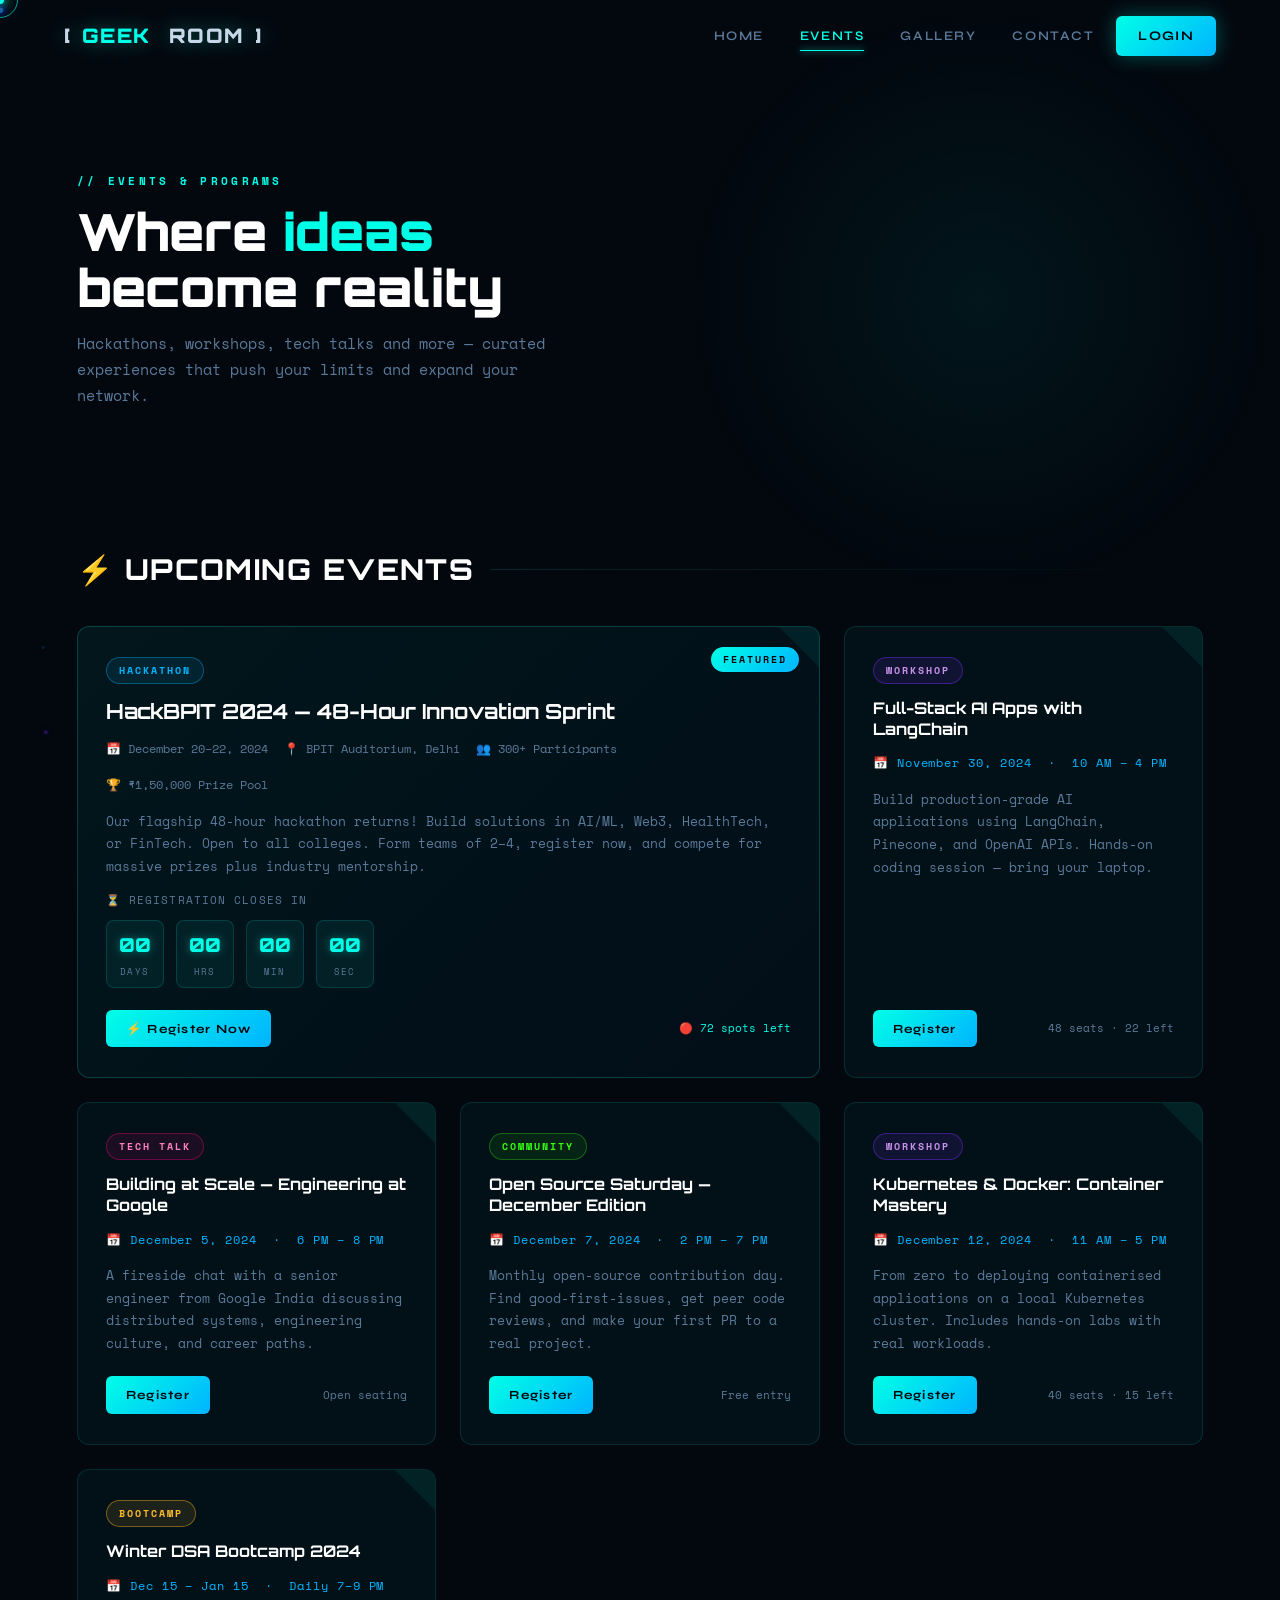
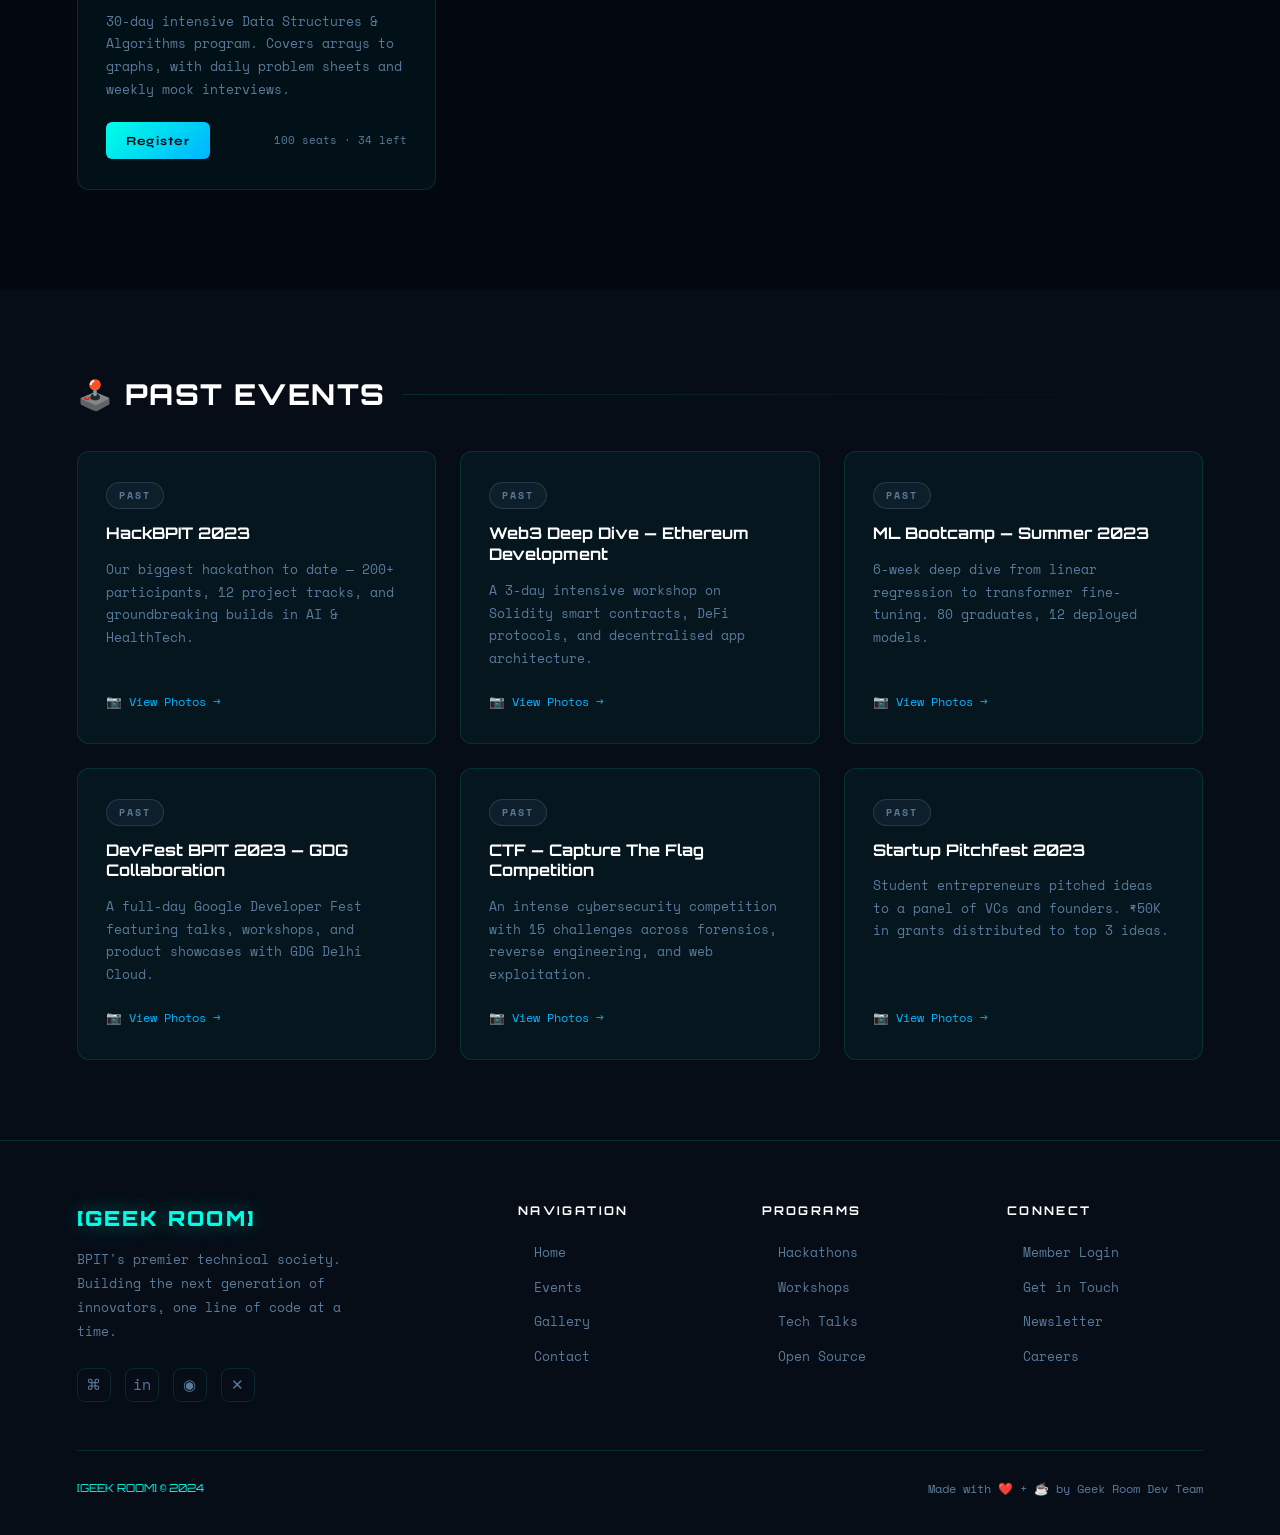
<file: events.html>
<!DOCTYPE html>
<html lang="en">
<head>
  <meta charset="UTF-8" />
  <meta name="viewport" content="width=device-width, initial-scale=1.0" />
  <title>Events — Geek Room</title>
  <link rel="stylesheet" href="style.css" />
  <style>
    .page-hero {
      padding-top: calc(var(--nav-h) + 100px);
      padding-bottom: 80px;
      padding-left: clamp(20px,6vw,100px);
      padding-right: clamp(20px,6vw,100px);
      position: relative;
    }
    .page-hero-glow {
      position: absolute; top: 0; right: 0;
      width: 600px; height: 600px;
      background: radial-gradient(circle, rgba(0,255,231,0.06) 0%, transparent 70%);
      pointer-events: none; z-index: -1;
    }
    .events-section { padding: 0 clamp(20px,6vw,100px) 100px; }
    .event-tag.workshop  { background: rgba(123,47,255,0.12); border-color: rgba(123,47,255,0.4); color: #c792ea; }
    .event-tag.talk      { background: rgba(255,0,128,0.10); border-color: rgba(255,0,128,0.35); color: #ff80c0; }
    .event-tag.hackathon { background: rgba(0,180,255,0.10); border-color: rgba(0,180,255,0.35); color: var(--neon2); }
    .event-tag.community { background: rgba(57,255,20,0.08); border-color: rgba(57,255,20,0.3); color: var(--green); }

    .event-card-featured {
      grid-column: span 2;
      background: linear-gradient(135deg, rgba(0,255,231,0.06) 0%, rgba(0,180,255,0.04) 100%);
      border-color: rgba(0,255,231,0.2);
    }
    .event-card-featured .event-name { font-size: 1.3rem; }
    .featured-badge {
      position: absolute; top: 20px; right: 20px;
      background: linear-gradient(135deg, var(--neon), var(--neon2));
      color: var(--bg); font-size: 10px; font-weight: 800;
      letter-spacing: 0.2em; padding: 4px 12px;
      border-radius: 100px;
    }
    .event-meta {
      display: flex; gap: 16px; flex-wrap: wrap;
      font-size: 12px; color: var(--text-dim);
    }
    .event-meta-item { display: flex; align-items: center; gap: 6px; }

    /* Countdown timer */
    .event-countdown {
      display: flex; gap: 12px; margin-top: 8px;
    }
    .countdown-unit {
      display: flex; flex-direction: column; align-items: center;
      background: rgba(0,255,231,0.06);
      border: 1px solid rgba(0,255,231,0.15);
      border-radius: 8px; padding: 8px 12px;
      min-width: 52px;
    }
    .countdown-num {
      font-family: var(--font-head); font-size: 1.2rem;
      font-weight: 900; color: var(--neon);
      text-shadow: 0 0 10px rgba(0,255,231,0.4);
    }
    .countdown-label { font-size: 9px; color: var(--text-dim); letter-spacing: 0.15em; margin-top: 2px; }

    /* Past events */
    .past-section { background: var(--bg2); padding: 80px clamp(20px,6vw,100px); }

    @media (max-width: 700px) {
      .event-card-featured { grid-column: span 1; }
    }
  </style>
</head>
<body>

  <!-- PAGE LOADER -->
  <div id="page-loader">
    <div class="loader-logo">EVENTS</div>
    <div class="loader-bar-wrap"><div class="loader-bar"></div></div>
    <div class="loader-text">LOADING SCHEDULE...</div>
  </div>

  <!-- CUSTOM CURSOR -->
  <div class="cursor-dot"></div>
  <div class="cursor-ring"></div>
  <canvas id="bg-canvas"></canvas>

  <!-- NAVBAR -->
  <nav class="navbar scrolled">
    <a href="index.html" class="nav-logo">
      <span class="logo-bracket">[</span>GEEK<span>&nbsp;ROOM</span><span class="logo-bracket">]</span>
    </a>
    <button class="nav-hamburger" aria-label="Toggle menu">
      <span></span><span></span><span></span>
    </button>
    <div class="nav-links">
      <a href="index.html">Home</a>
      <a href="events.html" class="active">Events</a>
      <a href="gallery.html">Gallery</a>
      <a href="contact.html">Contact</a>
      <a href="login.html" class="nav-cta">Login</a>
    </div>
  </nav>

  <main>

    <!-- ═══ PAGE HERO ═══ -->
    <div class="page-hero">
      <div class="page-hero-glow"></div>
      <span class="section-label reveal">// EVENTS &amp; PROGRAMS</span>
      <h1 class="section-title reveal reveal-delay-1">Where <span class="hl">ideas</span><br>become reality</h1>
      <p class="section-sub reveal reveal-delay-2">Hackathons, workshops, tech talks and more — curated experiences that push your limits and expand your network.</p>
    </div>

    <!-- ═══ UPCOMING EVENTS ═══ -->
    <section class="events-section">
      <div class="events-section-title reveal">⚡ UPCOMING EVENTS</div>
      <div class="events-grid">

        <!-- Featured Event -->
        <div class="event-card event-card-featured reveal">
          <span class="featured-badge">FEATURED</span>
          <div class="event-card-corner"></div>
          <div class="event-tag hackathon">Hackathon</div>
          <div class="event-name">HackBPIT 2024 — 48-Hour Innovation Sprint</div>
          <div class="event-meta">
            <span class="event-meta-item">📅 December 20–22, 2024</span>
            <span class="event-meta-item">📍 BPIT Auditorium, Delhi</span>
            <span class="event-meta-item">👥 300+ Participants</span>
            <span class="event-meta-item">🏆 ₹1,50,000 Prize Pool</span>
          </div>
          <p class="event-desc">Our flagship 48-hour hackathon returns! Build solutions in AI/ML, Web3, HealthTech, or FinTech. Open to all colleges. Form teams of 2–4, register now, and compete for massive prizes plus industry mentorship.</p>
          <div>
            <div style="font-size:11px; color:var(--text-dim); letter-spacing:0.1em; margin-bottom:10px;">⏳ REGISTRATION CLOSES IN</div>
            <div class="event-countdown" id="countdown-main"></div>
          </div>
          <div class="event-footer">
            <a href="contact.html" class="btn-register">⚡ Register Now</a>
            <span class="event-slots" style="color:var(--neon)">🔴 72 spots left</span>
          </div>
        </div>

        <!-- Event 2 -->
        <div class="event-card reveal reveal-delay-1">
          <div class="event-card-corner"></div>
          <div class="event-tag workshop">Workshop</div>
          <div class="event-name">Full-Stack AI Apps with LangChain</div>
          <div class="event-date">📅 November 30, 2024 &nbsp;·&nbsp; 10 AM – 4 PM</div>
          <p class="event-desc">Build production-grade AI applications using LangChain, Pinecone, and OpenAI APIs. Hands-on coding session — bring your laptop.</p>
          <div class="event-footer">
            <a href="contact.html" class="btn-register">Register</a>
            <span class="event-slots">48 seats · 22 left</span>
          </div>
        </div>

        <!-- Event 3 -->
        <div class="event-card reveal reveal-delay-2">
          <div class="event-card-corner"></div>
          <div class="event-tag talk">Tech Talk</div>
          <div class="event-name">Building at Scale — Engineering at Google</div>
          <div class="event-date">📅 December 5, 2024 &nbsp;·&nbsp; 6 PM – 8 PM</div>
          <p class="event-desc">A fireside chat with a senior engineer from Google India discussing distributed systems, engineering culture, and career paths.</p>
          <div class="event-footer">
            <a href="contact.html" class="btn-register">Register</a>
            <span class="event-slots">Open seating</span>
          </div>
        </div>

        <!-- Event 4 -->
        <div class="event-card reveal">
          <div class="event-card-corner"></div>
          <div class="event-tag community">Community</div>
          <div class="event-name">Open Source Saturday — December Edition</div>
          <div class="event-date">📅 December 7, 2024 &nbsp;·&nbsp; 2 PM – 7 PM</div>
          <p class="event-desc">Monthly open-source contribution day. Find good-first-issues, get peer code reviews, and make your first PR to a real project.</p>
          <div class="event-footer">
            <a href="contact.html" class="btn-register">Register</a>
            <span class="event-slots">Free entry</span>
          </div>
        </div>

        <!-- Event 5 -->
        <div class="event-card reveal reveal-delay-1">
          <div class="event-card-corner"></div>
          <div class="event-tag workshop">Workshop</div>
          <div class="event-name">Kubernetes &amp; Docker: Container Mastery</div>
          <div class="event-date">📅 December 12, 2024 &nbsp;·&nbsp; 11 AM – 5 PM</div>
          <p class="event-desc">From zero to deploying containerised applications on a local Kubernetes cluster. Includes hands-on labs with real workloads.</p>
          <div class="event-footer">
            <a href="contact.html" class="btn-register">Register</a>
            <span class="event-slots">40 seats · 15 left</span>
          </div>
        </div>

        <!-- Event 6 -->
        <div class="event-card reveal reveal-delay-2">
          <div class="event-card-corner"></div>
          <div class="event-tag" style="background:rgba(255,189,46,0.1);border-color:rgba(255,189,46,0.4);color:#ffbd2e;">Bootcamp</div>
          <div class="event-name">Winter DSA Bootcamp 2024</div>
          <div class="event-date">📅 Dec 15 – Jan 15 &nbsp;·&nbsp; Daily 7–9 PM</div>
          <p class="event-desc">30-day intensive Data Structures &amp; Algorithms program. Covers arrays to graphs, with daily problem sheets and weekly mock interviews.</p>
          <div class="event-footer">
            <a href="contact.html" class="btn-register">Register</a>
            <span class="event-slots">100 seats · 34 left</span>
          </div>
        </div>

      </div>
    </section>

    <!-- ═══ PAST EVENTS ═══ -->
    <section class="past-section">
      <div class="events-section-title reveal">🕹️ PAST EVENTS</div>
      <div class="events-grid">

        <div class="event-card reveal">
          <div class="event-tag past">Past</div>
          <div class="event-name">HackBPIT 2023</div>
          <p class="event-desc">Our biggest hackathon to date — 200+ participants, 12 project tracks, and groundbreaking builds in AI &amp; HealthTech.</p>
          <div class="event-footer">
            <a href="gallery.html" class="btn-gallery-link">📷 View Photos →</a>
          </div>
        </div>

        <div class="event-card reveal reveal-delay-1">
          <div class="event-tag past">Past</div>
          <div class="event-name">Web3 Deep Dive — Ethereum Development</div>
          <p class="event-desc">A 3-day intensive workshop on Solidity smart contracts, DeFi protocols, and decentralised app architecture.</p>
          <div class="event-footer">
            <a href="gallery.html" class="btn-gallery-link">📷 View Photos →</a>
          </div>
        </div>

        <div class="event-card reveal reveal-delay-2">
          <div class="event-tag past">Past</div>
          <div class="event-name">ML Bootcamp — Summer 2023</div>
          <p class="event-desc">6-week deep dive from linear regression to transformer fine-tuning. 80 graduates, 12 deployed models.</p>
          <div class="event-footer">
            <a href="gallery.html" class="btn-gallery-link">📷 View Photos →</a>
          </div>
        </div>

        <div class="event-card reveal">
          <div class="event-tag past">Past</div>
          <div class="event-name">DevFest BPIT 2023 — GDG Collaboration</div>
          <p class="event-desc">A full-day Google Developer Fest featuring talks, workshops, and product showcases with GDG Delhi Cloud.</p>
          <div class="event-footer">
            <a href="gallery.html" class="btn-gallery-link">📷 View Photos →</a>
          </div>
        </div>

        <div class="event-card reveal reveal-delay-1">
          <div class="event-tag past">Past</div>
          <div class="event-name">CTF — Capture The Flag Competition</div>
          <p class="event-desc">An intense cybersecurity competition with 15 challenges across forensics, reverse engineering, and web exploitation.</p>
          <div class="event-footer">
            <a href="gallery.html" class="btn-gallery-link">📷 View Photos →</a>
          </div>
        </div>

        <div class="event-card reveal reveal-delay-2">
          <div class="event-tag past">Past</div>
          <div class="event-name">Startup Pitchfest 2023</div>
          <p class="event-desc">Student entrepreneurs pitched ideas to a panel of VCs and founders. ₹50K in grants distributed to top 3 ideas.</p>
          <div class="event-footer">
            <a href="gallery.html" class="btn-gallery-link">📷 View Photos →</a>
          </div>
        </div>

      </div>
    </section>

  </main>

  <!-- FOOTER -->
  <footer>
    <div class="footer-top">
      <div>
        <div class="footer-brand-text">[GEEK ROOM]</div>
        <p class="footer-brand-desc">BPIT's premier technical society. Building the next generation of innovators, one line of code at a time.</p>
        <div class="footer-socials" style="margin-top:24px;">
          <a href="#" title="GitHub">⌘</a>
          <a href="#" title="LinkedIn">in</a>
          <a href="#" title="Instagram">◉</a>
          <a href="#" title="Twitter">✕</a>
        </div>
      </div>
      <div>
        <div class="footer-col-title">Navigation</div>
        <div class="footer-links">
          <a href="index.html">Home</a>
          <a href="events.html">Events</a>
          <a href="gallery.html">Gallery</a>
          <a href="contact.html">Contact</a>
        </div>
      </div>
      <div>
        <div class="footer-col-title">Programs</div>
        <div class="footer-links">
          <a href="#">Hackathons</a>
          <a href="#">Workshops</a>
          <a href="#">Tech Talks</a>
          <a href="#">Open Source</a>
        </div>
      </div>
      <div>
        <div class="footer-col-title">Connect</div>
        <div class="footer-links">
          <a href="login.html">Member Login</a>
          <a href="contact.html">Get in Touch</a>
          <a href="#">Newsletter</a>
          <a href="#">Careers</a>
        </div>
      </div>
    </div>
    <div class="footer-bottom">
      <span class="footer-bottom-logo">[GEEK ROOM] © 2024</span>
      <span>Made with ❤️ + ☕ by Geek Room Dev Team</span>
    </div>
  </footer>

  <script src="main.js"></script>
  <script>
    // Countdown timer for featured event
    function updateCountdown() {
      const target = new Date('2024-12-20T09:00:00').getTime();
      const now    = Date.now();
      const diff   = Math.max(0, target - now);
      const d = Math.floor(diff / 86400000);
      const h = Math.floor((diff % 86400000) / 3600000);
      const m = Math.floor((diff % 3600000) / 60000);
      const s = Math.floor((diff % 60000) / 1000);
      const el = document.getElementById('countdown-main');
      if (!el) return;
      el.innerHTML = [
        ['DAYS', d], ['HRS', h], ['MIN', m], ['SEC', s]
      ].map(([l, v]) => `
        <div class="countdown-unit">
          <span class="countdown-num">${String(v).padStart(2,'0')}</span>
          <span class="countdown-label">${l}</span>
        </div>`).join('');
    }
    updateCountdown();
    setInterval(updateCountdown, 1000);
  </script>
</body>
</html>
</file>
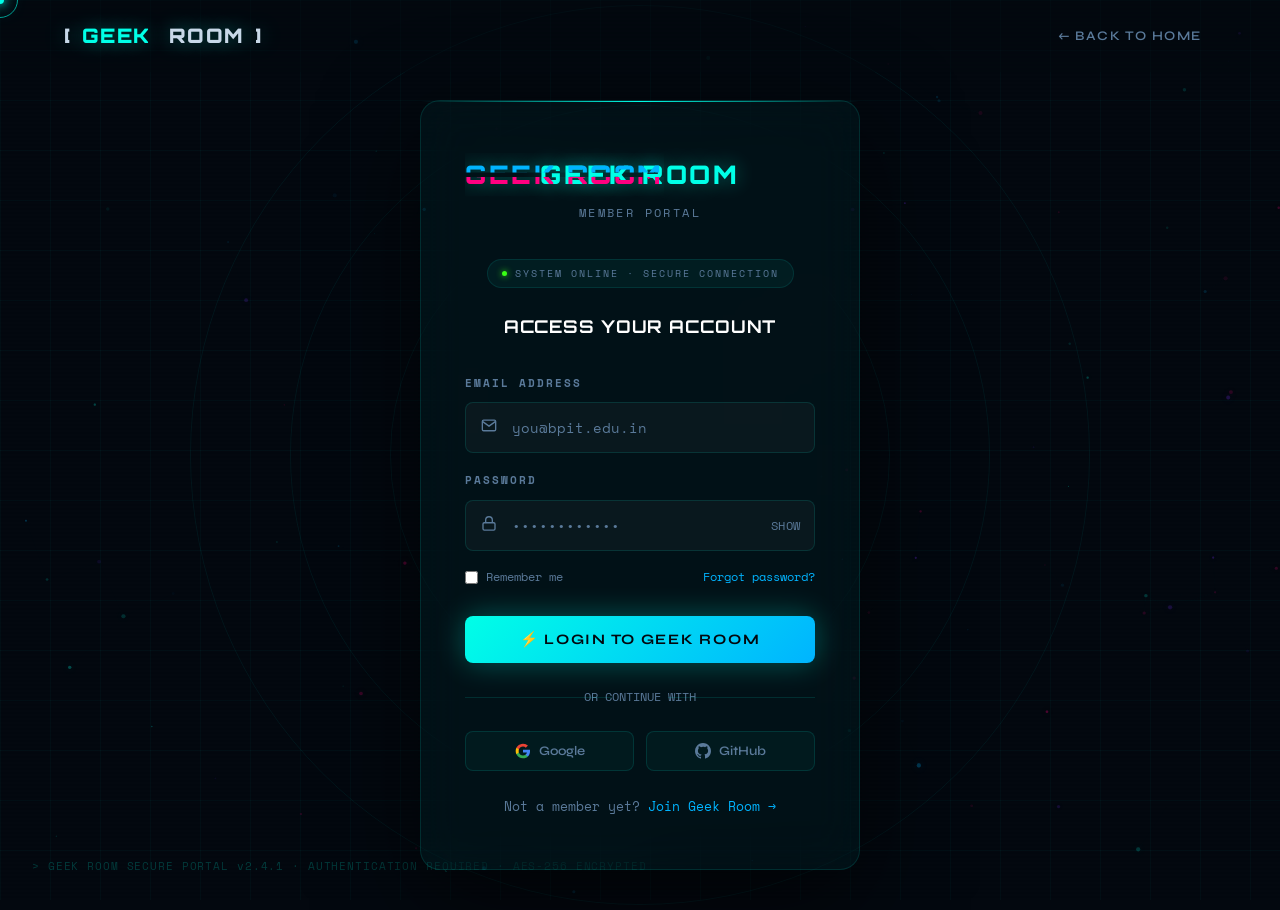
<file: login.html>
<!DOCTYPE html>
<html lang="en">
<head>
  <meta charset="UTF-8" />
  <meta name="viewport" content="width=device-width, initial-scale=1.0" />
  <title>Login — Geek Room</title>
  <link rel="stylesheet" href="style.css" />
  <style>
    /* Override body for login page - no scroll needed */
    body { overflow: hidden; }
    @media (max-height: 600px) { body { overflow: auto; } }

    /* Animated grid background specific to login */
    .login-grid-bg {
      position: fixed; inset: 0; z-index: 0; pointer-events: none;
      background-image:
        linear-gradient(rgba(0,255,231,0.03) 1px, transparent 1px),
        linear-gradient(90deg, rgba(0,255,231,0.03) 1px, transparent 1px);
      background-size: 50px 50px;
      animation: gridMove 20s linear infinite;
    }
    @keyframes gridMove { from { background-position: 0 0; } to { background-position: 50px 50px; } }

    /* Scanline effect */
    .login-scanlines {
      position: fixed; inset: 0; z-index: 0; pointer-events: none;
      background: repeating-linear-gradient(
        0deg,
        transparent,
        transparent 2px,
        rgba(0,0,0,0.03) 2px,
        rgba(0,0,0,0.03) 4px
      );
    }

    /* Terminal-style decorative text */
    .terminal-line {
      position: fixed; bottom: 24px; left: 32px;
      font-size: 11px; color: rgba(0,255,231,0.2);
      font-family: var(--font-body);
      letter-spacing: 0.08em;
      z-index: 0; pointer-events: none;
      white-space: nowrap;
    }
    @media (max-width: 600px) { .terminal-line { display: none; } }

    /* System badge */
    .system-badge {
      display: flex; align-items: center; gap: 8px;
      background: rgba(0,255,231,0.05);
      border: 1px solid rgba(0,255,231,0.1);
      border-radius: 100px; padding: 5px 14px;
      font-size: 10px; letter-spacing: 0.2em; color: var(--text-dim);
      margin: 0 auto 24px; width: fit-content;
    }
    .system-dot { width: 5px; height: 5px; border-radius: 50%; background: var(--green); box-shadow: 0 0 6px var(--green); animation: pulse 2s ease infinite; }

    .login-page { position: relative; z-index: 1; }
  </style>
</head>
<body>

  <!-- No page loader on login — instant feel -->

  <div class="cursor-dot"></div>
  <div class="cursor-ring"></div>

  <!-- Animated canvas background (simpler for login) -->
  <canvas id="bg-canvas" style="opacity:0.35;"></canvas>
  <div class="login-grid-bg"></div>
  <div class="login-scanlines"></div>

  <!-- Corner terminal text -->
  <div class="terminal-line" id="terminal-text">
    > GEEK ROOM SECURE PORTAL v2.4.1 · AUTHENTICATION REQUIRED · AES-256 ENCRYPTED
  </div>

  <!-- NAVBAR (minimal for login) -->
  <nav class="navbar scrolled" style="background: rgba(3,8,15,0.5);">
    <a href="index.html" class="nav-logo">
      <span class="logo-bracket">[</span>GEEK<span>&nbsp;ROOM</span><span class="logo-bracket">]</span>
    </a>
    <div class="nav-links" style="display:flex;">
      <a href="index.html">← Back to Home</a>
    </div>
  </nav>

  <!-- LOGIN CARD -->
  <div class="login-page" style="min-height:100vh; display:flex; align-items:center; justify-content:center; padding:100px 20px 40px;">
    <div class="login-bg-rings">
      <div class="login-ring"></div>
      <div class="login-ring"></div>
      <div class="login-ring"></div>
      <div class="login-ring"></div>
    </div>

    <div class="login-card">

      <div class="login-logo">
        <div class="login-logo-text glitch" data-text="GEEK ROOM">GEEK ROOM</div>
        <div class="login-logo-sub">MEMBER PORTAL</div>
      </div>

      <div class="system-badge">
        <span class="system-dot"></span>
        SYSTEM ONLINE · SECURE CONNECTION
      </div>

      <div class="login-title">ACCESS YOUR ACCOUNT</div>

      <form id="login-form" novalidate>
        <div class="form-group" style="margin-bottom:18px;">
          <label class="form-label" for="login-email">Email Address</label>
          <div class="input-icon-wrap">
            <span class="input-icon">
              <svg width="16" height="16" viewBox="0 0 24 24" fill="none" stroke="currentColor" stroke-width="2"><path d="M4 4h16c1.1 0 2 .9 2 2v12c0 1.1-.9 2-2 2H4c-1.1 0-2-.9-2-2V6c0-1.1.9-2 2-2z"/><polyline points="22,6 12,13 2,6"/></svg>
            </span>
            <input class="form-input-icon" type="email" id="login-email" placeholder="you@bpit.edu.in" required autocomplete="email" />
          </div>
        </div>

        <div class="form-group" style="margin-bottom:6px;">
          <label class="form-label" for="login-password">Password</label>
          <div class="input-icon-wrap" style="position:relative;">
            <span class="input-icon">
              <svg width="16" height="16" viewBox="0 0 24 24" fill="none" stroke="currentColor" stroke-width="2"><rect x="3" y="11" width="18" height="11" rx="2" ry="2"/><path d="M7 11V7a5 5 0 0110 0v4"/></svg>
            </span>
            <input class="form-input-icon" type="password" id="login-password" placeholder="••••••••••••" required autocomplete="current-password" id="pwInput" />
            <span id="togglePw" style="position:absolute;right:14px;top:50%;transform:translateY(-50%);cursor:none;color:var(--text-dim);font-size:12px;letter-spacing:0.05em;transition:color 0.2s;" onclick="togglePassword()">SHOW</span>
          </div>
        </div>

        <div class="login-options">
          <label class="login-check">
            <input type="checkbox" /> Remember me
          </label>
          <a href="#">Forgot password?</a>
        </div>

        <button type="submit" class="btn-login">⚡ LOGIN TO GEEK ROOM</button>

        <div class="login-divider">OR CONTINUE WITH</div>

        <div class="login-socials">
          <button type="button" class="login-social-btn">
            <svg width="16" height="16" viewBox="0 0 24 24" fill="currentColor"><path d="M22.56 12.25c0-.78-.07-1.53-.2-2.25H12v4.26h5.92c-.26 1.37-1.04 2.53-2.21 3.31v2.77h3.57c2.08-1.92 3.28-4.74 3.28-8.09z" fill="#4285F4"/><path d="M12 23c2.97 0 5.46-.98 7.28-2.66l-3.57-2.77c-.98.66-2.23 1.06-3.71 1.06-2.86 0-5.29-1.93-6.16-4.53H2.18v2.84C3.99 20.53 7.7 23 12 23z" fill="#34A853"/><path d="M5.84 14.09c-.22-.66-.35-1.36-.35-2.09s.13-1.43.35-2.09V7.07H2.18C1.43 8.55 1 10.22 1 12s.43 3.45 1.18 4.93l2.85-2.22.81-.62z" fill="#FBBC05"/><path d="M12 5.38c1.62 0 3.06.56 4.21 1.64l3.15-3.15C17.45 2.09 14.97 1 12 1 7.7 1 3.99 3.47 2.18 7.07l3.66 2.84c.87-2.6 3.3-4.53 6.16-4.53z" fill="#EA4335"/></svg>
            Google
          </button>
          <button type="button" class="login-social-btn">
            <svg width="16" height="16" viewBox="0 0 24 24" fill="currentColor"><path d="M12 0C5.374 0 0 5.373 0 12c0 5.302 3.438 9.8 8.207 11.387.599.111.793-.261.793-.577v-2.234c-3.338.726-4.033-1.416-4.033-1.416-.546-1.387-1.333-1.756-1.333-1.756-1.089-.745.083-.729.083-.729 1.205.084 1.839 1.237 1.839 1.237 1.07 1.834 2.807 1.304 3.492.997.107-.775.418-1.305.762-1.604-2.665-.305-5.467-1.334-5.467-5.931 0-1.311.469-2.381 1.236-3.221-.124-.303-.535-1.524.117-3.176 0 0 1.008-.322 3.301 1.23A11.509 11.509 0 0112 5.803c1.02.005 2.047.138 3.006.404 2.291-1.552 3.297-1.23 3.297-1.23.653 1.653.242 2.874.118 3.176.77.84 1.235 1.911 1.235 3.221 0 4.609-2.807 5.624-5.479 5.921.43.372.823 1.102.823 2.222v3.293c0 .319.192.694.801.576C20.566 21.797 24 17.3 24 12c0-6.627-5.373-12-12-12z"/></svg>
            GitHub
          </button>
        </div>

        <div class="login-footer">
          Not a member yet? <a href="contact.html">Join Geek Room →</a>
        </div>
      </form>

    </div>
  </div>

  <script src="main.js"></script>
  <script>
    function togglePassword() {
      const inp = document.getElementById('login-password');
      const btn = document.getElementById('togglePw');
      if (!inp) return;
      const isHidden = inp.type === 'password';
      inp.type = isHidden ? 'text' : 'password';
      btn.textContent = isHidden ? 'HIDE' : 'SHOW';
    }

    // Animated terminal text
    const msgs = [
      '> GEEK ROOM SECURE PORTAL v2.4.1 · AUTHENTICATION REQUIRED · AES-256 ENCRYPTED',
      '> SYSTEM STATUS: ONLINE · UPTIME: 99.99% · MEMBERS ACTIVE: 247',
      '> WELCOME BACK, DEVELOPER · PLEASE AUTHENTICATE TO CONTINUE'
    ];
    let mi = 0;
    setInterval(() => {
      mi = (mi + 1) % msgs.length;
      const el = document.getElementById('terminal-text');
      if (el) el.textContent = msgs[mi];
    }, 4000);
  </script>
</body>
</html>
</file>
<file: style.css>
/* ============================================================
   GEEK ROOM — MAIN STYLESHEET
   Dark futuristic hacker aesthetic
   ============================================================ */

@import url('https://fonts.googleapis.com/css2?family=Orbitron:wght@400;500;600;700;800;900&family=Space+Mono:ital,wght@0,400;0,700;1,400&family=Syne:wght@400;500;600;700;800&display=swap');

/* ── CSS Variables ── */
:root {
  --bg:         #03080f;
  --bg2:        #060d17;
  --bg3:        #0a1628;
  --neon:       #00ffe7;
  --neon2:      #00b4ff;
  --accent:     #ff0080;
  --accent2:    #7b2fff;
  --green:      #39ff14;
  --text:       #c8d8e8;
  --text-dim:   #5a7a9a;
  --glass:      rgba(0,255,231,0.04);
  --glass-b:    rgba(0,255,231,0.12);
  --glow:       0 0 20px rgba(0,255,231,0.4);
  --glow-lg:    0 0 60px rgba(0,255,231,0.25), 0 0 120px rgba(0,180,255,0.1);
  --radius:     12px;
  --font-head:  'Orbitron', monospace;
  --font-body:  'Space Mono', monospace;
  --font-ui:    'Syne', sans-serif;
  --nav-h:      72px;
  --trans:      all 0.35s cubic-bezier(0.25, 0.46, 0.45, 0.94);
}

/* ── Reset ── */
*, *::before, *::after { box-sizing: border-box; margin: 0; padding: 0; }
html { scroll-behavior: smooth; overflow-x: hidden; }
body {
  background: var(--bg);
  color: var(--text);
  font-family: var(--font-body);
  font-size: 15px;
  line-height: 1.7;
  overflow-x: hidden;
  cursor: none;
}
a { color: inherit; text-decoration: none; }
img { max-width: 100%; display: block; }
ul { list-style: none; }
button { cursor: none; border: none; background: none; font-family: inherit; }
input, textarea { font-family: inherit; }

/* ============================================================
   CUSTOM CURSOR
   ============================================================ */
.cursor-dot {
  width: 8px; height: 8px;
  background: var(--neon);
  border-radius: 50%;
  position: fixed; top: 0; left: 0;
  pointer-events: none; z-index: 99999;
  transform: translate(-50%, -50%);
  transition: transform 0.1s, width 0.2s, height 0.2s, background 0.2s;
  box-shadow: 0 0 10px var(--neon), 0 0 20px var(--neon);
  will-change: transform;
}
.cursor-ring {
  width: 36px; height: 36px;
  border: 1.5px solid rgba(0,255,231,0.6);
  border-radius: 50%;
  position: fixed; top: 0; left: 0;
  pointer-events: none; z-index: 99998;
  transform: translate(-50%, -50%);
  transition: transform 0.12s ease-out, width 0.2s, height 0.2s, border-color 0.2s;
  will-change: transform;
}
.cursor-trail {
  width: 6px; height: 6px;
  background: rgba(0,255,231,0.35);
  border-radius: 50%;
  position: fixed; top: 0; left: 0;
  pointer-events: none; z-index: 99997;
  transform: translate(-50%, -50%);
  will-change: transform;
}
body.cursor-hover .cursor-dot   { width: 14px; height: 14px; background: var(--neon2); }
body.cursor-hover .cursor-ring  { width: 56px; height: 56px; border-color: var(--neon2); }

/* ============================================================
   PAGE LOAD OVERLAY
   ============================================================ */
#page-loader {
  position: fixed; inset: 0; z-index: 9999;
  background: var(--bg);
  display: flex; flex-direction: column;
  align-items: center; justify-content: center;
  transition: opacity 0.6s ease, visibility 0.6s ease;
}
#page-loader.hidden { opacity: 0; visibility: hidden; }
.loader-logo {
  font-family: var(--font-head);
  font-size: clamp(2rem, 6vw, 4rem);
  font-weight: 900;
  color: var(--neon);
  letter-spacing: 0.2em;
  text-shadow: var(--glow);
  animation: loaderPulse 1s ease infinite alternate;
}
.loader-bar-wrap {
  width: 240px; height: 2px;
  background: var(--bg3);
  margin-top: 28px; border-radius: 2px; overflow: hidden;
}
.loader-bar {
  height: 100%; width: 0%;
  background: linear-gradient(90deg, var(--neon), var(--neon2));
  border-radius: 2px;
  animation: loaderFill 1.6s cubic-bezier(0.4,0,0.2,1) forwards;
  box-shadow: 0 0 12px var(--neon);
}
.loader-text {
  margin-top: 16px;
  font-size: 11px; letter-spacing: 0.3em;
  color: var(--text-dim);
  animation: blink 0.8s step-end infinite;
}
@keyframes loaderPulse { from { text-shadow: var(--glow); } to { text-shadow: var(--glow-lg); } }
@keyframes loaderFill   { to { width: 100%; } }
@keyframes blink        { 50% { opacity: 0; } }

/* ============================================================
   CANVAS BACKGROUND
   ============================================================ */
#bg-canvas {
  position: fixed; inset: 0; z-index: 0;
  pointer-events: none;
  opacity: 0.65;
}

/* ============================================================
   NAVIGATION
   ============================================================ */
.navbar {
  position: fixed; top: 0; left: 0; right: 0; z-index: 1000;
  height: var(--nav-h);
  display: flex; align-items: center; justify-content: space-between;
  padding: 0 clamp(20px, 5vw, 80px);
  transition: var(--trans);
}
.navbar.scrolled {
  background: rgba(3,8,15,0.88);
  backdrop-filter: blur(24px) saturate(1.5);
  -webkit-backdrop-filter: blur(24px) saturate(1.5);
  border-bottom: 1px solid var(--glass-b);
  box-shadow: 0 8px 40px rgba(0,0,0,0.4);
}
.nav-logo {
  font-family: var(--font-head);
  font-size: 1.25rem; font-weight: 900;
  color: var(--neon);
  letter-spacing: 0.08em;
  text-shadow: var(--glow);
  display: flex; align-items: center; gap: 10px;
}
.nav-logo span { color: var(--text); }
.logo-bracket { color: var(--neon2); }

.nav-links {
  display: flex; align-items: center; gap: 8px;
}
.nav-links a {
  font-family: var(--font-ui);
  font-size: 0.82rem; font-weight: 600;
  letter-spacing: 0.12em;
  text-transform: uppercase;
  color: var(--text-dim);
  padding: 8px 14px;
  border-radius: 6px;
  transition: var(--trans);
  position: relative;
}
.nav-links a::after {
  content: '';
  position: absolute; bottom: 4px; left: 50%; right: 50%;
  height: 1.5px;
  background: var(--neon);
  transition: left 0.3s ease, right 0.3s ease;
  box-shadow: 0 0 6px var(--neon);
}
.nav-links a:hover, .nav-links a.active { color: var(--neon); }
.nav-links a:hover::after, .nav-links a.active::after { left: 14px; right: 14px; }
.nav-links .nav-cta {
  background: linear-gradient(135deg, var(--neon), var(--neon2));
  color: var(--bg); font-weight: 700;
  padding: 9px 22px; border-radius: 6px;
  letter-spacing: 0.1em;
  box-shadow: 0 0 20px rgba(0,255,231,0.3);
  transition: var(--trans);
}
.nav-links .nav-cta:hover {
  box-shadow: 0 0 40px rgba(0,255,231,0.6);
  transform: translateY(-1px);
}
.nav-links .nav-cta::after { display: none; }

.nav-hamburger { display: none; flex-direction: column; gap: 5px; padding: 8px; }
.nav-hamburger span {
  width: 22px; height: 1.5px;
  background: var(--neon);
  border-radius: 2px;
  transition: var(--trans);
  display: block;
}

/* ============================================================
   MAIN CONTENT WRAPPER
   ============================================================ */
main { position: relative; z-index: 1; }

/* ============================================================
   HERO SECTION
   ============================================================ */
.hero {
  min-height: 100vh;
  display: flex; flex-direction: column;
  align-items: center; justify-content: center;
  text-align: center;
  padding: calc(var(--nav-h) + 40px) clamp(20px,6vw,100px) 80px;
  position: relative; overflow: hidden;
}

.hero-badge {
  display: inline-flex; align-items: center; gap: 8px;
  font-size: 11px; font-weight: 700;
  letter-spacing: 0.25em; text-transform: uppercase;
  color: var(--neon);
  border: 1px solid var(--glass-b);
  background: var(--glass);
  padding: 8px 20px; border-radius: 100px;
  margin-bottom: 32px;
  backdrop-filter: blur(8px);
  animation: fadeSlideUp 0.8s ease both;
}
.hero-badge-dot {
  width: 6px; height: 6px;
  background: var(--green);
  border-radius: 50%;
  box-shadow: 0 0 8px var(--green);
  animation: pulse 2s ease infinite;
}

.hero-title {
  font-family: var(--font-head);
  font-size: clamp(2.6rem, 7vw, 7rem);
  font-weight: 900;
  line-height: 1.05;
  letter-spacing: -0.01em;
  color: #fff;
  margin-bottom: 12px;
  animation: fadeSlideUp 0.8s 0.15s ease both;
}
.hero-title .line-neon  { color: var(--neon);  text-shadow: var(--glow); }
.hero-title .line-neon2 { color: var(--neon2); }

.hero-sub {
  font-family: var(--font-ui);
  font-size: clamp(1rem, 2vw, 1.2rem);
  color: var(--text-dim);
  max-width: 620px; margin: 0 auto 48px;
  animation: fadeSlideUp 0.8s 0.3s ease both;
}

.hero-cta-row {
  display: flex; gap: 16px; justify-content: center; flex-wrap: wrap;
  animation: fadeSlideUp 0.8s 0.45s ease both;
}

.btn-primary {
  display: inline-flex; align-items: center; gap: 10px;
  font-family: var(--font-ui); font-size: 0.9rem; font-weight: 700;
  letter-spacing: 0.08em;
  background: linear-gradient(135deg, var(--neon), var(--neon2));
  color: var(--bg);
  padding: 15px 36px; border-radius: 8px;
  box-shadow: 0 0 30px rgba(0,255,231,0.35);
  transition: var(--trans);
  position: relative; overflow: hidden;
}
.btn-primary::before {
  content: '';
  position: absolute; top: 0; left: -100%; width: 100%; height: 100%;
  background: linear-gradient(90deg, transparent, rgba(255,255,255,0.2), transparent);
  transition: left 0.5s ease;
}
.btn-primary:hover::before { left: 100%; }
.btn-primary:hover {
  box-shadow: 0 0 60px rgba(0,255,231,0.6);
  transform: translateY(-2px);
}

.btn-secondary {
  display: inline-flex; align-items: center; gap: 10px;
  font-family: var(--font-ui); font-size: 0.9rem; font-weight: 600;
  letter-spacing: 0.08em;
  border: 1px solid var(--glass-b);
  color: var(--text);
  padding: 15px 36px; border-radius: 8px;
  background: var(--glass);
  backdrop-filter: blur(8px);
  transition: var(--trans);
}
.btn-secondary:hover {
  border-color: var(--neon);
  color: var(--neon);
  box-shadow: 0 0 20px rgba(0,255,231,0.2);
  transform: translateY(-2px);
}

.hero-scroll-hint {
  position: absolute; bottom: 36px; left: 50%; transform: translateX(-50%);
  display: flex; flex-direction: column; align-items: center; gap: 8px;
  font-size: 11px; letter-spacing: 0.25em; color: var(--text-dim);
  animation: fadeIn 1s 1s ease both;
}
.scroll-line {
  width: 1px; height: 50px;
  background: linear-gradient(to bottom, var(--neon), transparent);
  animation: scrollDrop 2s ease infinite;
}
@keyframes scrollDrop {
  0% { transform: scaleY(0); transform-origin: top; }
  50% { transform: scaleY(1); transform-origin: top; }
  51% { transform: scaleY(1); transform-origin: bottom; }
  100% { transform: scaleY(0); transform-origin: bottom; }
}

/* Floating glows in hero */
.hero-glow-1, .hero-glow-2, .hero-glow-3 {
  position: absolute; border-radius: 50%;
  filter: blur(100px); pointer-events: none; z-index: -1;
}
.hero-glow-1 {
  width: 600px; height: 600px;
  background: radial-gradient(circle, rgba(0,255,231,0.08) 0%, transparent 70%);
  top: -100px; left: -200px;
  animation: floatGlow 8s ease-in-out infinite alternate;
}
.hero-glow-2 {
  width: 500px; height: 500px;
  background: radial-gradient(circle, rgba(0,180,255,0.07) 0%, transparent 70%);
  bottom: 0; right: -100px;
  animation: floatGlow 10s ease-in-out infinite alternate-reverse;
}
.hero-glow-3 {
  width: 300px; height: 300px;
  background: radial-gradient(circle, rgba(255,0,128,0.05) 0%, transparent 70%);
  top: 50%; left: 50%; transform: translate(-50%,-50%);
}
@keyframes floatGlow {
  from { transform: translateY(0) translateX(0); }
  to   { transform: translateY(40px) translateX(20px); }
}

/* Hero stats strip */
.hero-stats {
  display: flex; gap: clamp(24px,4vw,64px); flex-wrap: wrap;
  justify-content: center; margin-top: 80px;
  animation: fadeSlideUp 0.8s 0.6s ease both;
}
.hero-stat { text-align: center; }
.hero-stat-num {
  font-family: var(--font-head);
  font-size: clamp(1.8rem,4vw,2.8rem);
  font-weight: 900; color: var(--neon);
  text-shadow: 0 0 12px rgba(0,255,231,0.5);
}
.hero-stat-label {
  font-size: 11px; letter-spacing: 0.2em; color: var(--text-dim);
  text-transform: uppercase; margin-top: 4px;
}

/* ============================================================
   SECTION COMMONS
   ============================================================ */
section { padding: 100px clamp(20px,6vw,100px); position: relative; }
.section-label {
  font-size: 11px; font-weight: 700; letter-spacing: 0.3em;
  text-transform: uppercase; color: var(--neon);
  margin-bottom: 12px; display: block;
}
.section-title {
  font-family: var(--font-head);
  font-size: clamp(1.8rem,4vw,3.2rem);
  font-weight: 900; color: #fff;
  line-height: 1.1; margin-bottom: 16px;
}
.section-title .hl { color: var(--neon); }
.section-sub {
  font-size: 0.95rem; color: var(--text-dim);
  max-width: 520px; margin-bottom: 56px;
}

/* Reveal animation */
.reveal {
  opacity: 0; transform: translateY(40px);
  transition: opacity 0.7s ease, transform 0.7s ease;
}
.reveal.visible { opacity: 1; transform: translateY(0); }
.reveal-delay-1 { transition-delay: 0.1s; }
.reveal-delay-2 { transition-delay: 0.2s; }
.reveal-delay-3 { transition-delay: 0.3s; }
.reveal-delay-4 { transition-delay: 0.4s; }

/* ============================================================
   ABOUT STRIPS (Features)
   ============================================================ */
.features-section { background: var(--bg2); }
.features-grid {
  display: grid;
  grid-template-columns: repeat(auto-fit, minmax(260px,1fr));
  gap: 24px; margin-top: 56px;
}
.feature-card {
  background: var(--glass);
  border: 1px solid var(--glass-b);
  border-radius: var(--radius);
  padding: 36px 30px;
  position: relative; overflow: hidden;
  transition: var(--trans);
  backdrop-filter: blur(12px);
}
.feature-card::before {
  content: '';
  position: absolute; top: 0; left: 0; right: 0; height: 1px;
  background: linear-gradient(90deg, transparent, var(--neon), transparent);
  opacity: 0; transition: opacity 0.35s;
}
.feature-card:hover {
  border-color: rgba(0,255,231,0.35);
  box-shadow: 0 8px 40px rgba(0,255,231,0.12);
  transform: translateY(-4px);
}
.feature-card:hover::before { opacity: 1; }

.feature-icon {
  width: 52px; height: 52px;
  border-radius: 10px;
  background: rgba(0,255,231,0.08);
  border: 1px solid rgba(0,255,231,0.2);
  display: flex; align-items: center; justify-content: center;
  font-size: 22px; margin-bottom: 22px;
  transition: var(--trans);
}
.feature-card:hover .feature-icon {
  background: rgba(0,255,231,0.15);
  box-shadow: 0 0 20px rgba(0,255,231,0.3);
}
.feature-title {
  font-family: var(--font-head);
  font-size: 0.95rem; font-weight: 700;
  color: #fff; margin-bottom: 10px;
  letter-spacing: 0.05em;
}
.feature-desc { font-size: 0.85rem; color: var(--text-dim); line-height: 1.7; }
.feature-card-accent {
  position: absolute; bottom: 0; right: 0;
  width: 80px; height: 80px;
  background: radial-gradient(circle at 100% 100%, rgba(0,255,231,0.08), transparent 70%);
  pointer-events: none;
}

/* ============================================================
   MARQUEE TECH STRIP
   ============================================================ */
.marquee-section {
  padding: 30px 0; overflow: hidden;
  border-top: 1px solid var(--glass-b);
  border-bottom: 1px solid var(--glass-b);
  background: rgba(0,255,231,0.015);
}
.marquee-track { display: flex; gap: 0; white-space: nowrap; }
.marquee-inner {
  display: flex; gap: 48px; animation: marquee 30s linear infinite;
  padding-right: 48px;
}
.marquee-item {
  font-family: var(--font-head);
  font-size: 12px; font-weight: 600;
  letter-spacing: 0.2em;
  color: var(--text-dim);
  display: flex; align-items: center; gap: 12px;
  white-space: nowrap;
}
.marquee-item .dot { color: var(--neon); font-size: 18px; }
@keyframes marquee { from { transform: translateX(0); } to { transform: translateX(-50%); } }

/* ============================================================
   EVENTS PAGE
   ============================================================ */
.events-hero {
  padding-top: calc(var(--nav-h) + 80px);
  padding-bottom: 60px;
  text-align: center;
}
.events-section { padding: 80px clamp(20px,6vw,100px); }
.events-section-title {
  font-family: var(--font-head);
  font-size: clamp(1.2rem,3vw,1.8rem);
  font-weight: 800; color: #fff;
  margin-bottom: 32px; letter-spacing: 0.05em;
  display: flex; align-items: center; gap: 16px;
}
.events-section-title::after {
  content: ''; flex: 1; height: 1px;
  background: linear-gradient(90deg, var(--glass-b), transparent);
}
.events-grid {
  display: grid;
  grid-template-columns: repeat(auto-fill, minmax(300px,1fr));
  gap: 24px;
}
.event-card {
  background: var(--glass);
  border: 1px solid var(--glass-b);
  border-radius: var(--radius);
  padding: 30px 28px;
  position: relative; overflow: hidden;
  transition: var(--trans);
  display: flex; flex-direction: column; gap: 14px;
}
.event-card:hover {
  border-color: rgba(0,255,231,0.4);
  box-shadow: 0 12px 48px rgba(0,255,231,0.1);
  transform: translateY(-4px);
}
.event-card-corner {
  position: absolute; top: 0; right: 0;
  width: 0; height: 0;
  border-left: 40px solid transparent;
  border-top: 40px solid rgba(0,255,231,0.07);
  transition: var(--trans);
}
.event-card:hover .event-card-corner {
  border-top-color: rgba(0,255,231,0.18);
}
.event-tag {
  display: inline-block;
  font-size: 10px; font-weight: 700;
  letter-spacing: 0.2em; text-transform: uppercase;
  padding: 4px 12px; border-radius: 100px;
  background: rgba(0,255,231,0.1);
  border: 1px solid rgba(0,255,231,0.25);
  color: var(--neon);
  width: fit-content;
}
.event-tag.past { background: rgba(90,122,154,0.1); border-color: rgba(90,122,154,0.3); color: var(--text-dim); }
.event-name {
  font-family: var(--font-head);
  font-size: 1rem; font-weight: 700;
  color: #fff; line-height: 1.3;
}
.event-date {
  font-size: 12px; color: var(--neon2);
  display: flex; align-items: center; gap: 8px;
  letter-spacing: 0.08em;
}
.event-desc { font-size: 0.83rem; color: var(--text-dim); line-height: 1.7; flex: 1; }
.event-footer { display: flex; align-items: center; justify-content: space-between; margin-top: 8px; }
.btn-register {
  display: inline-flex; align-items: center; gap: 8px;
  font-family: var(--font-ui); font-size: 0.78rem; font-weight: 700;
  letter-spacing: 0.1em;
  background: linear-gradient(135deg, var(--neon), var(--neon2));
  color: var(--bg); padding: 8px 20px; border-radius: 6px;
  transition: var(--trans);
}
.btn-register:hover { box-shadow: 0 0 24px rgba(0,255,231,0.5); transform: scale(1.03); }
.btn-gallery-link {
  font-size: 0.78rem; color: var(--neon2);
  display: flex; align-items: center; gap: 6px;
  transition: var(--trans);
}
.btn-gallery-link:hover { color: var(--neon); gap: 10px; }
.event-slots { font-size: 11px; color: var(--text-dim); }

/* ============================================================
   GALLERY PAGE
   ============================================================ */
.gallery-hero { padding-top: calc(var(--nav-h) + 80px); padding-bottom: 60px; text-align: center; }
.gallery-section { padding: 60px clamp(20px,6vw,100px) 100px; }
.gallery-filters {
  display: flex; gap: 10px; flex-wrap: wrap; margin-bottom: 40px;
}
.filter-btn {
  font-family: var(--font-ui); font-size: 0.78rem; font-weight: 600;
  letter-spacing: 0.1em; text-transform: uppercase;
  padding: 8px 20px; border-radius: 100px;
  border: 1px solid var(--glass-b);
  color: var(--text-dim); background: var(--glass);
  transition: var(--trans); cursor: none;
}
.filter-btn.active, .filter-btn:hover {
  border-color: var(--neon); color: var(--neon);
  background: rgba(0,255,231,0.06);
}
.gallery-grid {
  columns: 4 260px; gap: 16px;
}
.gallery-item {
  break-inside: avoid; margin-bottom: 16px;
  border-radius: var(--radius); overflow: hidden;
  position: relative; cursor: none;
  border: 1px solid transparent;
  transition: var(--trans);
}
.gallery-item img {
  width: 100%; display: block;
  transition: transform 0.5s cubic-bezier(0.25,0.46,0.45,0.94);
  object-fit: cover;
}
.gallery-item-overlay {
  position: absolute; inset: 0;
  background: linear-gradient(to top, rgba(3,8,15,0.9) 0%, transparent 60%);
  opacity: 0; transition: var(--trans);
  display: flex; flex-direction: column;
  justify-content: flex-end; padding: 20px;
}
.gallery-item:hover {
  border-color: rgba(0,255,231,0.3);
  box-shadow: 0 8px 32px rgba(0,0,0,0.5);
}
.gallery-item:hover img { transform: scale(1.06); }
.gallery-item:hover .gallery-item-overlay { opacity: 1; }
.gallery-item-title { font-family: var(--font-head); font-size: 0.82rem; color: #fff; }
.gallery-item-tag  { font-size: 11px; color: var(--neon); margin-top: 4px; }

/* Lightbox */
.lightbox {
  position: fixed; inset: 0; z-index: 9000;
  background: rgba(0,0,0,0.92);
  backdrop-filter: blur(8px);
  display: flex; align-items: center; justify-content: center;
  opacity: 0; visibility: hidden;
  transition: opacity 0.3s, visibility 0.3s;
}
.lightbox.open { opacity: 1; visibility: visible; }
.lightbox img {
  max-width: 90vw; max-height: 85vh;
  border-radius: 12px;
  border: 1px solid var(--glass-b);
  box-shadow: 0 0 80px rgba(0,255,231,0.15);
  transform: scale(0.9);
  transition: transform 0.3s cubic-bezier(0.25,0.46,0.45,0.94);
}
.lightbox.open img { transform: scale(1); }
.lightbox-close {
  position: absolute; top: 24px; right: 32px;
  font-size: 2rem; color: var(--text-dim);
  cursor: none; transition: color 0.2s;
  font-family: var(--font-head);
  line-height: 1;
}
.lightbox-close:hover { color: var(--neon); }
.lightbox-nav {
  position: absolute; top: 50%; transform: translateY(-50%);
  font-size: 2rem; color: var(--text-dim);
  cursor: none; padding: 20px;
  transition: color 0.2s;
}
.lightbox-nav:hover { color: var(--neon); }
.lightbox-prev { left: 16px; }
.lightbox-next { right: 16px; }

/* ============================================================
   CONTACT PAGE
   ============================================================ */
.contact-hero { padding-top: calc(var(--nav-h) + 80px); padding-bottom: 60px; text-align: center; }
.contact-section { padding: 60px clamp(20px,6vw,100px) 100px; }
.contact-layout {
  display: grid;
  grid-template-columns: 1fr 1.4fr;
  gap: 60px; align-items: start;
  max-width: 1100px; margin: 0 auto;
}
.contact-info-title {
  font-family: var(--font-head);
  font-size: 1.1rem; font-weight: 800;
  color: #fff; margin-bottom: 12px;
}
.contact-info-sub { font-size: 0.85rem; color: var(--text-dim); margin-bottom: 40px; }
.contact-info-items { display: flex; flex-direction: column; gap: 20px; }
.contact-info-item {
  display: flex; align-items: center; gap: 16px;
  padding: 16px 20px;
  border: 1px solid var(--glass-b);
  border-radius: var(--radius);
  background: var(--glass);
  transition: var(--trans);
}
.contact-info-item:hover { border-color: rgba(0,255,231,0.35); }
.contact-info-icon {
  font-size: 20px; width: 42px; height: 42px;
  display: flex; align-items: center; justify-content: center;
  background: rgba(0,255,231,0.08);
  border-radius: 8px;
  flex-shrink: 0;
}
.contact-info-label { font-size: 11px; color: var(--text-dim); letter-spacing: 0.1em; }
.contact-info-value { font-size: 0.9rem; color: var(--neon); margin-top: 2px; }
.social-row { display: flex; gap: 12px; margin-top: 40px; }
.social-btn {
  width: 44px; height: 44px;
  border: 1px solid var(--glass-b);
  border-radius: 10px;
  background: var(--glass);
  display: flex; align-items: center; justify-content: center;
  font-size: 18px;
  transition: var(--trans);
}
.social-btn:hover {
  border-color: var(--neon);
  box-shadow: 0 0 16px rgba(0,255,231,0.3);
  transform: translateY(-2px);
}

.contact-form-wrap {
  background: var(--glass);
  border: 1px solid var(--glass-b);
  border-radius: 16px;
  padding: 44px 40px;
  backdrop-filter: blur(16px);
  position: relative; overflow: hidden;
}
.contact-form-wrap::before {
  content: '';
  position: absolute; top: 0; left: 0; right: 0; height: 1px;
  background: linear-gradient(90deg, transparent, var(--neon), transparent);
}
.form-group { margin-bottom: 22px; }
.form-label {
  display: block; font-size: 11px; font-weight: 600;
  letter-spacing: 0.18em; text-transform: uppercase;
  color: var(--text-dim); margin-bottom: 10px;
}
.form-input, .form-textarea {
  width: 100%;
  background: rgba(255,255,255,0.03);
  border: 1px solid var(--glass-b);
  border-radius: 8px;
  padding: 14px 18px;
  color: var(--text);
  font-size: 0.9rem;
  outline: none;
  transition: var(--trans);
}
.form-input:focus, .form-textarea:focus {
  border-color: var(--neon);
  background: rgba(0,255,231,0.04);
  box-shadow: 0 0 0 3px rgba(0,255,231,0.08);
}
.form-textarea { min-height: 140px; resize: vertical; }
.form-input::placeholder, .form-textarea::placeholder { color: var(--text-dim); }
.btn-submit {
  width: 100%;
  display: flex; align-items: center; justify-content: center; gap: 10px;
  font-family: var(--font-ui); font-size: 0.9rem; font-weight: 700;
  letter-spacing: 0.1em;
  background: linear-gradient(135deg, var(--neon), var(--neon2));
  color: var(--bg); padding: 16px;
  border-radius: 8px;
  box-shadow: 0 0 30px rgba(0,255,231,0.3);
  transition: var(--trans);
  border: none; cursor: none;
}
.btn-submit:hover {
  box-shadow: 0 0 60px rgba(0,255,231,0.5);
  transform: translateY(-2px);
}
.form-success {
  text-align: center; padding: 20px;
  color: var(--neon); font-family: var(--font-head);
  font-size: 0.9rem; letter-spacing: 0.1em;
  display: none;
}
.form-success.show { display: block; }

/* ============================================================
   LOGIN PAGE
   ============================================================ */
.login-page {
  min-height: 100vh;
  display: flex; align-items: center; justify-content: center;
  padding: 20px;
  position: relative; overflow: hidden;
}
.login-bg-rings {
  position: absolute; inset: 0; pointer-events: none;
  display: flex; align-items: center; justify-content: center;
  z-index: 0;
}
.login-ring {
  position: absolute; border-radius: 50%;
  border: 1px solid rgba(0,255,231,0.06);
  animation: ringPulse 4s ease-in-out infinite;
}
.login-ring:nth-child(1) { width: 300px; height: 300px; animation-delay: 0s; }
.login-ring:nth-child(2) { width: 500px; height: 500px; animation-delay: 0.5s; }
.login-ring:nth-child(3) { width: 700px; height: 700px; animation-delay: 1s; }
.login-ring:nth-child(4) { width: 900px; height: 900px; animation-delay: 1.5s; }
@keyframes ringPulse {
  0%, 100% { opacity: 0.3; transform: scale(1); }
  50%       { opacity: 0.8; transform: scale(1.02); }
}
.login-card {
  position: relative; z-index: 1;
  width: 100%; max-width: 440px;
  background: var(--glass);
  border: 1px solid var(--glass-b);
  border-radius: 20px;
  padding: 52px 44px;
  backdrop-filter: blur(24px);
  box-shadow: 0 32px 100px rgba(0,0,0,0.6);
  animation: fadeSlideUp 0.6s ease both;
}
.login-card::before {
  content: '';
  position: absolute; top: 0; left: 0; right: 0; height: 1px;
  background: linear-gradient(90deg, transparent, var(--neon), transparent);
  border-radius: 20px 20px 0 0;
}
.login-logo {
  text-align: center; margin-bottom: 36px;
}
.login-logo-text {
  font-family: var(--font-head); font-size: 1.6rem; font-weight: 900;
  color: var(--neon); text-shadow: var(--glow);
  letter-spacing: 0.1em;
}
.login-logo-sub { font-size: 12px; color: var(--text-dim); letter-spacing: 0.2em; margin-top: 6px; }
.login-title {
  font-family: var(--font-head); font-size: 1.1rem; font-weight: 700;
  color: #fff; text-align: center; margin-bottom: 32px;
  letter-spacing: 0.05em;
}
.input-icon-wrap { position: relative; }
.input-icon {
  position: absolute; left: 16px; top: 50%; transform: translateY(-50%);
  font-size: 16px; color: var(--text-dim);
  pointer-events: none;
}
.form-input-icon {
  width: 100%; padding: 14px 18px 14px 46px;
  background: rgba(255,255,255,0.03);
  border: 1px solid var(--glass-b);
  border-radius: 8px; color: var(--text);
  font-size: 0.9rem; font-family: var(--font-body);
  outline: none; transition: var(--trans);
}
.form-input-icon:focus {
  border-color: var(--neon);
  background: rgba(0,255,231,0.04);
  box-shadow: 0 0 0 3px rgba(0,255,231,0.08);
}
.form-input-icon::placeholder { color: var(--text-dim); }
.login-options {
  display: flex; align-items: center; justify-content: space-between;
  font-size: 12px; color: var(--text-dim); margin: 16px 0 28px;
}
.login-options a { color: var(--neon2); transition: color 0.2s; }
.login-options a:hover { color: var(--neon); }
.login-check { display: flex; align-items: center; gap: 8px; }
.login-check input[type="checkbox"] { accent-color: var(--neon); }
.btn-login {
  width: 100%; padding: 15px;
  background: linear-gradient(135deg, var(--neon), var(--neon2));
  color: var(--bg); border: none; border-radius: 8px;
  font-family: var(--font-ui); font-size: 0.9rem; font-weight: 700;
  letter-spacing: 0.12em; cursor: none;
  box-shadow: 0 0 30px rgba(0,255,231,0.3);
  transition: var(--trans); position: relative; overflow: hidden;
}
.btn-login::before {
  content: '';
  position: absolute; top: 0; left: -100%; width: 100%; height: 100%;
  background: linear-gradient(90deg, transparent, rgba(255,255,255,0.2), transparent);
  transition: left 0.5s;
}
.btn-login:hover::before { left: 100%; }
.btn-login:hover { box-shadow: 0 0 60px rgba(0,255,231,0.5); transform: translateY(-2px); }
.login-divider {
  text-align: center; margin: 24px 0;
  position: relative; font-size: 12px; color: var(--text-dim);
}
.login-divider::before, .login-divider::after {
  content: ''; position: absolute; top: 50%;
  width: 42%; height: 1px; background: var(--glass-b);
}
.login-divider::before { left: 0; }
.login-divider::after  { right: 0; }
.login-socials { display: flex; gap: 12px; }
.login-social-btn {
  flex: 1; padding: 11px;
  border: 1px solid var(--glass-b);
  border-radius: 8px; background: var(--glass);
  color: var(--text-dim); font-size: 13px;
  display: flex; align-items: center; justify-content: center; gap: 8px;
  transition: var(--trans); cursor: none;
  font-family: var(--font-ui); font-weight: 600;
}
.login-social-btn:hover {
  border-color: rgba(0,255,231,0.3); color: var(--text);
}
.login-footer { text-align: center; font-size: 13px; color: var(--text-dim); margin-top: 24px; }
.login-footer a { color: var(--neon2); transition: color 0.2s; }
.login-footer a:hover { color: var(--neon); }

/* ============================================================
   FOOTER
   ============================================================ */
footer {
  border-top: 1px solid var(--glass-b);
  padding: 60px clamp(20px,6vw,100px) 36px;
  background: var(--bg2);
}
.footer-top {
  display: grid;
  grid-template-columns: 2fr 1fr 1fr 1fr;
  gap: 48px; margin-bottom: 48px;
}
.footer-brand-text {
  font-family: var(--font-head); font-size: 1.3rem;
  font-weight: 900; color: var(--neon);
  text-shadow: var(--glow); letter-spacing: 0.1em;
  margin-bottom: 12px;
}
.footer-brand-desc { font-size: 0.83rem; color: var(--text-dim); line-height: 1.8; max-width: 280px; }
.footer-col-title {
  font-family: var(--font-head); font-size: 0.75rem;
  font-weight: 700; letter-spacing: 0.2em;
  text-transform: uppercase; color: #fff;
  margin-bottom: 20px;
}
.footer-links { display: flex; flex-direction: column; gap: 12px; }
.footer-links a {
  font-size: 0.83rem; color: var(--text-dim);
  transition: color 0.2s;
  display: flex; align-items: center; gap: 8px;
}
.footer-links a::before { content: '›'; color: var(--neon); opacity: 0; transition: opacity 0.2s; }
.footer-links a:hover { color: var(--neon); }
.footer-links a:hover::before { opacity: 1; }
.footer-bottom {
  border-top: 1px solid var(--glass-b);
  padding-top: 28px;
  display: flex; align-items: center; justify-content: space-between;
  flex-wrap: wrap; gap: 16px;
  font-size: 12px; color: var(--text-dim);
}
.footer-bottom-logo { font-family: var(--font-head); color: var(--neon); font-size: 11px; }
.footer-socials { display: flex; gap: 14px; }
.footer-socials a {
  width: 34px; height: 34px;
  border: 1px solid var(--glass-b);
  border-radius: 8px; display: flex;
  align-items: center; justify-content: center;
  font-size: 15px; transition: var(--trans);
  color: var(--text-dim);
}
.footer-socials a:hover { border-color: var(--neon); color: var(--neon); box-shadow: 0 0 12px rgba(0,255,231,0.25); }

/* ============================================================
   GLITCH TEXT EFFECT
   ============================================================ */
.glitch {
  position: relative;
  animation: glitch-main 4s ease infinite;
}
.glitch::before, .glitch::after {
  content: attr(data-text);
  position: absolute; left: 0; top: 0;
  font-family: inherit; font-size: inherit;
  font-weight: inherit; line-height: inherit;
}
.glitch::before {
  color: var(--neon2);
  clip-path: polygon(0 0, 100% 0, 100% 45%, 0 45%);
  animation: glitch-before 4s ease infinite;
}
.glitch::after {
  color: var(--accent);
  clip-path: polygon(0 55%, 100% 55%, 100% 100%, 0 100%);
  animation: glitch-after 4s ease infinite;
}
@keyframes glitch-main  { 0%,95%,100% { transform: none; } 96% { transform: skewX(2deg); } 97% { transform: skewX(-2deg); } }
@keyframes glitch-before{ 0%,95%,100% { transform: none; opacity: 0; } 96% { transform: translateX(2px); opacity: 0.8; } 97% { transform: translateX(-2px); opacity: 0.8; } }
@keyframes glitch-after { 0%,95%,100% { transform: none; opacity: 0; } 96% { transform: translateX(-3px); opacity: 0.8; } 97% { transform: translateX(3px); opacity: 0.8; } }

/* ============================================================
   KEYFRAMES
   ============================================================ */
@keyframes fadeSlideUp {
  from { opacity: 0; transform: translateY(30px); }
  to   { opacity: 1; transform: translateY(0);    }
}
@keyframes fadeIn {
  from { opacity: 0; } to { opacity: 1; }
}
@keyframes pulse {
  0%, 100% { box-shadow: 0 0 8px var(--green); }
  50%       { box-shadow: 0 0 20px var(--green), 0 0 40px var(--green); }
}

/* ============================================================
   SCROLLBAR
   ============================================================ */
::-webkit-scrollbar { width: 4px; }
::-webkit-scrollbar-track { background: var(--bg); }
::-webkit-scrollbar-thumb { background: var(--neon2); border-radius: 4px; }
::-webkit-scrollbar-thumb:hover { background: var(--neon); }

/* ============================================================
   RESPONSIVE
   ============================================================ */
@media (max-width: 1024px) {
  .footer-top { grid-template-columns: 1fr 1fr; }
  .contact-layout { grid-template-columns: 1fr; }
}
@media (max-width: 768px) {
  .nav-links { display: none; flex-direction: column; position: fixed; inset: 0; top: var(--nav-h); background: rgba(3,8,15,0.97); align-items: center; justify-content: center; gap: 20px; z-index: 999; backdrop-filter: blur(24px); }
  .nav-links.open { display: flex; }
  .nav-links a { font-size: 1.1rem; }
  .nav-hamburger { display: flex; }
  .footer-top { grid-template-columns: 1fr; }
  .gallery-grid { columns: 2 180px; }
  .login-card { padding: 40px 28px; }
}
@media (max-width: 480px) {
  .gallery-grid { columns: 1; }
  .events-grid { grid-template-columns: 1fr; }
  .hero-cta-row { flex-direction: column; align-items: center; }
}
</file>
